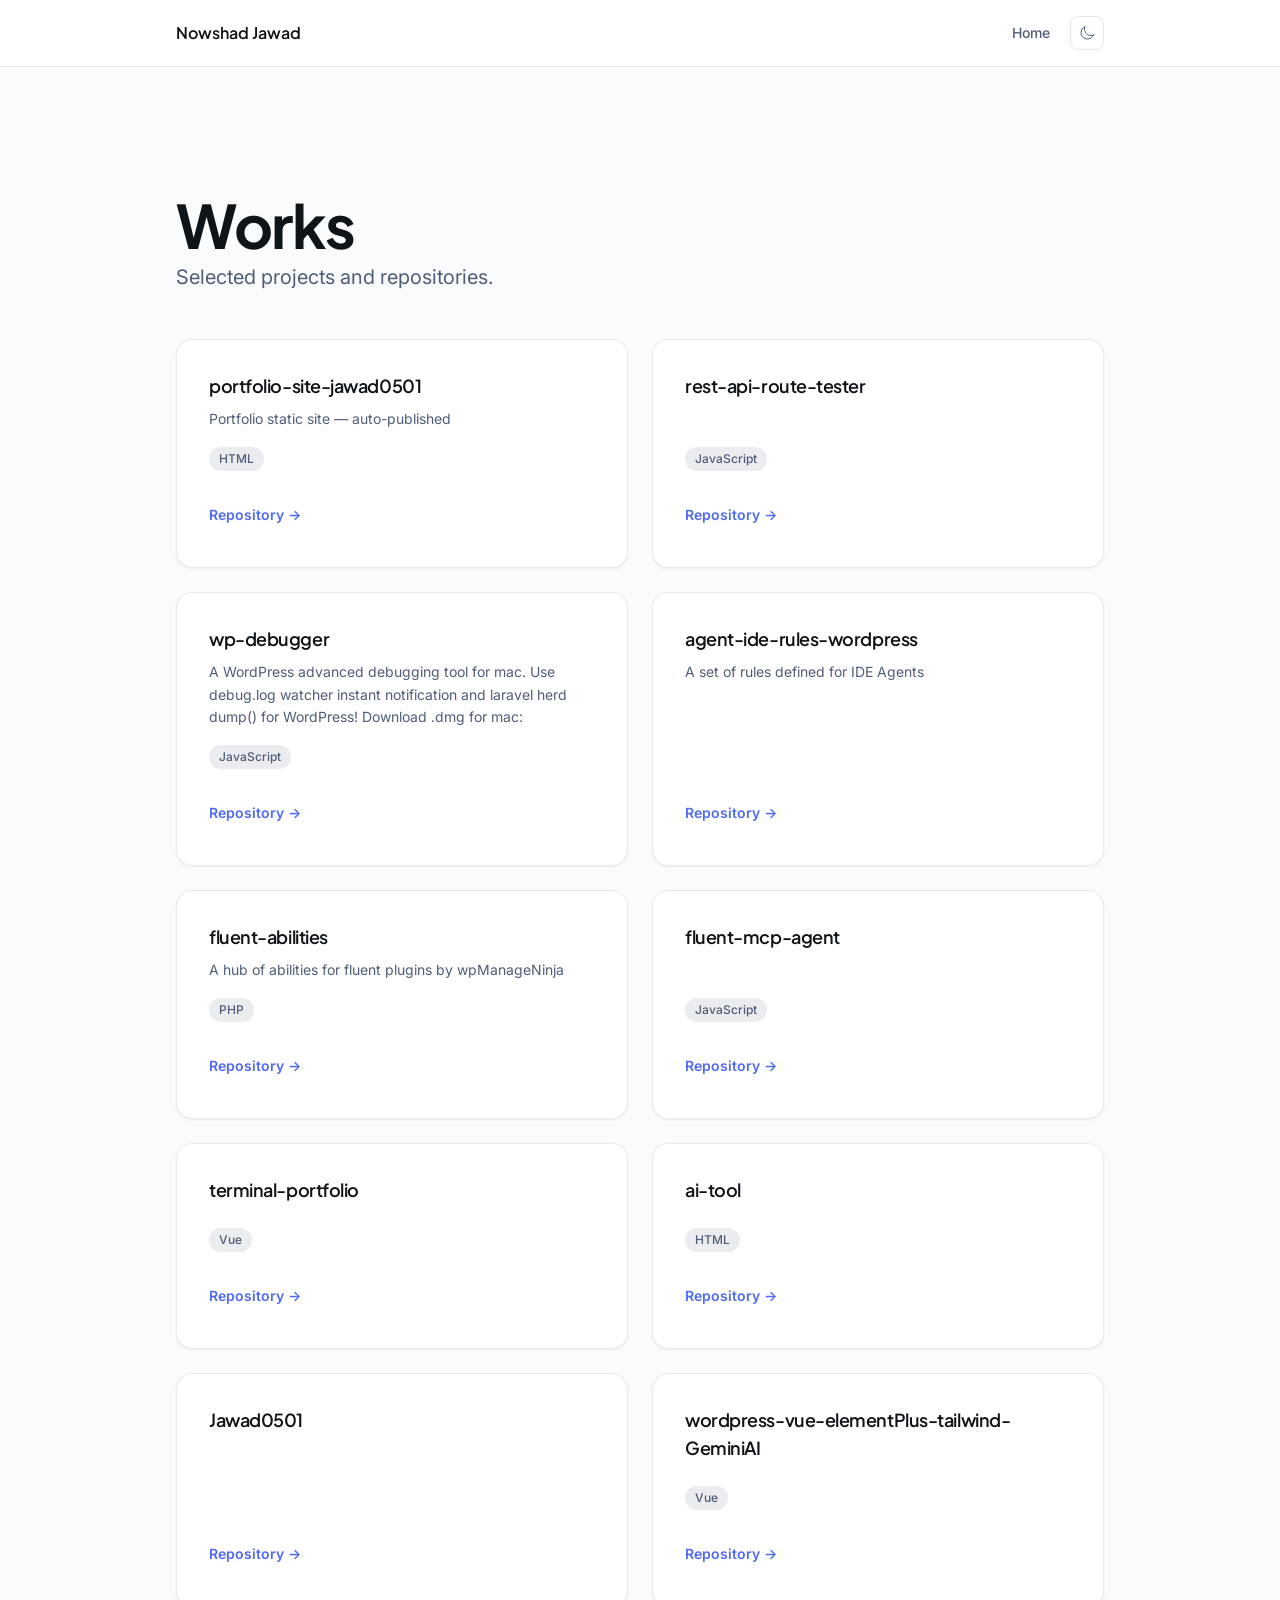
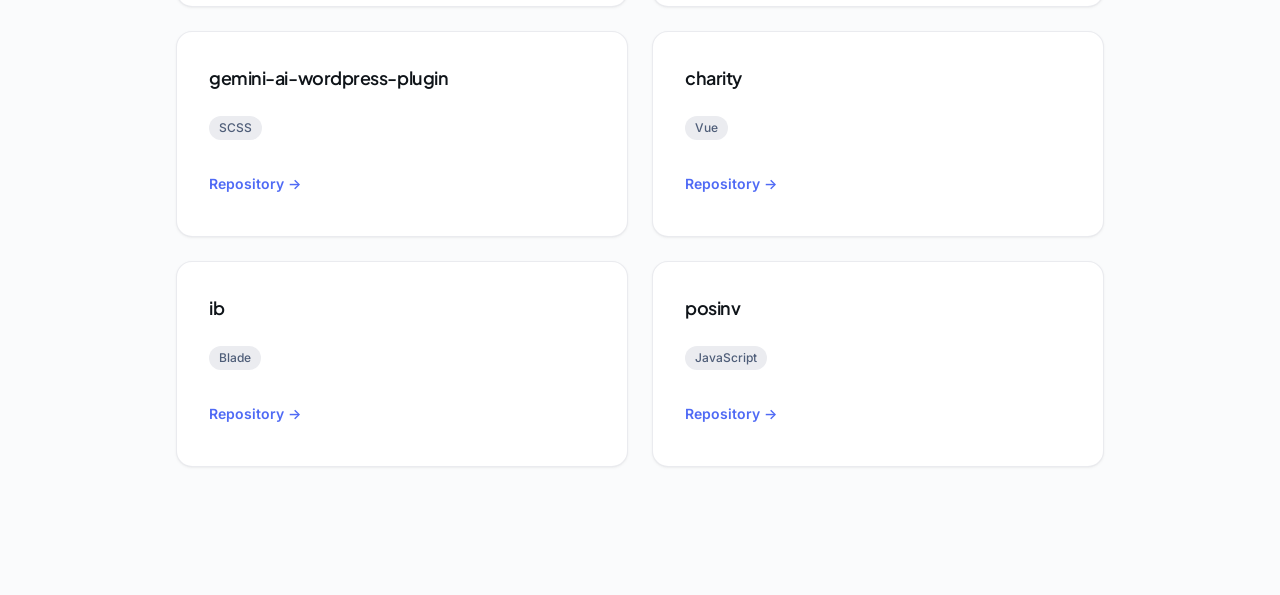
<file: works.html>
<!DOCTYPE html>
<html lang="en" class="h-full">
<head>
    <meta charset="utf-8">
    <meta name="viewport" content="width=device-width, initial-scale=1">
    <title>Works — Nowshad Jawad — Portfolio</title>
    <link rel="preconnect" href="https://fonts.googleapis.com">
    <link rel="preconnect" href="https://fonts.gstatic.com" crossorigin>
    <link href="https://fonts.googleapis.com/css2?family=Inter:wght@400;500;600;700&family=Plus+Jakarta+Sans:wght@600;700;800&display=swap" rel="stylesheet">
        <link rel="stylesheet" href="css/portfolio.css">
    <script src="js/site.js" defer></script>
</head>
<body class="min-h-full bg-background text-text-primary antialiased">
    <header class="sticky top-0 z-50 border-b border-border-light/80 bg-white/90 backdrop-blur dark:border-slate-800 dark:bg-slate-900/90">
        <div class="section-container flex items-center justify-between py-4">
            <a href="index.html" class="font-heading font-semibold text-text-primary dark:text-slate-100">Nowshad Jawad</a>
            <nav class="flex flex-wrap items-center justify-end gap-3 sm:gap-5 text-sm font-medium">
                <a href="index.html" class="text-text-secondary transition-colors hover:text-primary dark:text-slate-400">Home</a>
                                <button type="button" data-theme-toggle class="rounded-lg border border-border-light p-2 text-text-secondary transition-colors hover:border-primary/40 hover:text-primary dark:border-slate-700 dark:text-slate-400" title="Toggle theme">
                    <svg class="w-4 h-4 hidden dark:block" fill="none" viewBox="0 0 24 24" stroke-width="1.5" stroke="currentColor"><path stroke-linecap="round" stroke-linejoin="round" d="M12 3v2.25m6.364.386l-1.591 1.591M21 12h-2.25m-.386 6.364l-1.591-1.591M12 18.75V21m-4.773-4.227l-1.591 1.591M5.25 12H3m4.227-4.773L5.636 5.636M15.75 12a3.75 3.75 0 11-7.5 0 3.75 3.75 0 017.5 0z" /></svg>
                    <svg class="w-4 h-4 block dark:hidden" fill="none" viewBox="0 0 24 24" stroke-width="1.5" stroke="currentColor"><path stroke-linecap="round" stroke-linejoin="round" d="M21.752 15.002A9.718 9.718 0 0118 15.75c-5.385 0-9.75-4.365-9.75-9.75 0-1.33.266-2.597.748-3.752A9.753 9.753 0 003 11.25C3 16.635 7.365 21 12.75 21a9.753 9.753 0 009.002-5.998z" /></svg>
                </button>
            </nav>
        </div>
    </header>

    <main class="section-padding">
        <div class="section-container">
            <h1 class="page-heading">Works</h1>
            <p class="page-subheading mt-2">Selected projects and repositories.</p>

            <div class="mt-12 grid gap-6 sm:grid-cols-2">
                                                                                                    <article class="card card-hover flex flex-col">
                            <h2 class="font-heading text-lg font-semibold text-text-primary dark:text-white">portfolio-site-jawad0501</h2>
                            <p class="mt-2 flex-1 text-sm leading-relaxed text-text-secondary dark:text-slate-400">Portfolio static site — auto-published</p>
                                                            <div class="mt-4 flex flex-wrap gap-1.5">
                                                                            <span class="badge-neutral dark:bg-slate-800">HTML</span>
                                                                    </div>
                                                                                        <a href="https://github.com/Jawad0501/portfolio-site-jawad0501" class="btn-ghost mt-6 justify-start self-start px-0 text-sm font-semibold text-primary hover:bg-transparent dark:text-primary-light" target="_blank" rel="noopener">Repository →</a>
                                                    </article>
                                                                                                        <article class="card card-hover flex flex-col">
                            <h2 class="font-heading text-lg font-semibold text-text-primary dark:text-white">rest-api-route-tester</h2>
                            <p class="mt-2 flex-1 text-sm leading-relaxed text-text-secondary dark:text-slate-400"></p>
                                                            <div class="mt-4 flex flex-wrap gap-1.5">
                                                                            <span class="badge-neutral dark:bg-slate-800">JavaScript</span>
                                                                    </div>
                                                                                        <a href="https://github.com/Jawad0501/rest-api-route-tester" class="btn-ghost mt-6 justify-start self-start px-0 text-sm font-semibold text-primary hover:bg-transparent dark:text-primary-light" target="_blank" rel="noopener">Repository →</a>
                                                    </article>
                                                                                                        <article class="card card-hover flex flex-col">
                            <h2 class="font-heading text-lg font-semibold text-text-primary dark:text-white">wp-debugger</h2>
                            <p class="mt-2 flex-1 text-sm leading-relaxed text-text-secondary dark:text-slate-400">A WordPress advanced debugging tool for mac. Use debug.log watcher instant notification and laravel herd dump() for WordPress! Download .dmg for mac:</p>
                                                            <div class="mt-4 flex flex-wrap gap-1.5">
                                                                            <span class="badge-neutral dark:bg-slate-800">JavaScript</span>
                                                                    </div>
                                                                                        <a href="https://github.com/shamim0902/wp-debugger" class="btn-ghost mt-6 justify-start self-start px-0 text-sm font-semibold text-primary hover:bg-transparent dark:text-primary-light" target="_blank" rel="noopener">Repository →</a>
                                                    </article>
                                                                                                        <article class="card card-hover flex flex-col">
                            <h2 class="font-heading text-lg font-semibold text-text-primary dark:text-white">agent-ide-rules-wordpress</h2>
                            <p class="mt-2 flex-1 text-sm leading-relaxed text-text-secondary dark:text-slate-400">A set of rules defined for IDE Agents</p>
                                                                                        <a href="https://github.com/Jawad0501/agent-ide-rules-wordpress" class="btn-ghost mt-6 justify-start self-start px-0 text-sm font-semibold text-primary hover:bg-transparent dark:text-primary-light" target="_blank" rel="noopener">Repository →</a>
                                                    </article>
                                                                                                        <article class="card card-hover flex flex-col">
                            <h2 class="font-heading text-lg font-semibold text-text-primary dark:text-white">fluent-abilities</h2>
                            <p class="mt-2 flex-1 text-sm leading-relaxed text-text-secondary dark:text-slate-400">A hub of abilities for fluent plugins by wpManageNinja</p>
                                                            <div class="mt-4 flex flex-wrap gap-1.5">
                                                                            <span class="badge-neutral dark:bg-slate-800">PHP</span>
                                                                    </div>
                                                                                        <a href="https://github.com/AkmElias/fluent-abilities" class="btn-ghost mt-6 justify-start self-start px-0 text-sm font-semibold text-primary hover:bg-transparent dark:text-primary-light" target="_blank" rel="noopener">Repository →</a>
                                                    </article>
                                                                                                        <article class="card card-hover flex flex-col">
                            <h2 class="font-heading text-lg font-semibold text-text-primary dark:text-white">fluent-mcp-agent</h2>
                            <p class="mt-2 flex-1 text-sm leading-relaxed text-text-secondary dark:text-slate-400"></p>
                                                            <div class="mt-4 flex flex-wrap gap-1.5">
                                                                            <span class="badge-neutral dark:bg-slate-800">JavaScript</span>
                                                                    </div>
                                                                                        <a href="https://github.com/Jawad0501/fluent-mcp-agent" class="btn-ghost mt-6 justify-start self-start px-0 text-sm font-semibold text-primary hover:bg-transparent dark:text-primary-light" target="_blank" rel="noopener">Repository →</a>
                                                    </article>
                                                                                                        <article class="card card-hover flex flex-col">
                            <h2 class="font-heading text-lg font-semibold text-text-primary dark:text-white">terminal-portfolio</h2>
                            <p class="mt-2 flex-1 text-sm leading-relaxed text-text-secondary dark:text-slate-400"></p>
                                                            <div class="mt-4 flex flex-wrap gap-1.5">
                                                                            <span class="badge-neutral dark:bg-slate-800">Vue</span>
                                                                    </div>
                                                                                        <a href="https://github.com/Jawad0501/terminal-portfolio" class="btn-ghost mt-6 justify-start self-start px-0 text-sm font-semibold text-primary hover:bg-transparent dark:text-primary-light" target="_blank" rel="noopener">Repository →</a>
                                                    </article>
                                                                                                        <article class="card card-hover flex flex-col">
                            <h2 class="font-heading text-lg font-semibold text-text-primary dark:text-white">ai-tool</h2>
                            <p class="mt-2 flex-1 text-sm leading-relaxed text-text-secondary dark:text-slate-400"></p>
                                                            <div class="mt-4 flex flex-wrap gap-1.5">
                                                                            <span class="badge-neutral dark:bg-slate-800">HTML</span>
                                                                    </div>
                                                                                        <a href="https://github.com/Jawad0501/ai-tool" class="btn-ghost mt-6 justify-start self-start px-0 text-sm font-semibold text-primary hover:bg-transparent dark:text-primary-light" target="_blank" rel="noopener">Repository →</a>
                                                    </article>
                                                                                                        <article class="card card-hover flex flex-col">
                            <h2 class="font-heading text-lg font-semibold text-text-primary dark:text-white">Jawad0501</h2>
                            <p class="mt-2 flex-1 text-sm leading-relaxed text-text-secondary dark:text-slate-400"></p>
                                                                                        <a href="https://github.com/Jawad0501/Jawad0501" class="btn-ghost mt-6 justify-start self-start px-0 text-sm font-semibold text-primary hover:bg-transparent dark:text-primary-light" target="_blank" rel="noopener">Repository →</a>
                                                    </article>
                                                                                                        <article class="card card-hover flex flex-col">
                            <h2 class="font-heading text-lg font-semibold text-text-primary dark:text-white">wordpress-vue-elementPlus-tailwind-GeminiAI</h2>
                            <p class="mt-2 flex-1 text-sm leading-relaxed text-text-secondary dark:text-slate-400"></p>
                                                            <div class="mt-4 flex flex-wrap gap-1.5">
                                                                            <span class="badge-neutral dark:bg-slate-800">Vue</span>
                                                                    </div>
                                                                                        <a href="https://github.com/Jawad0501/wordpress-vue-elementPlus-tailwind-GeminiAI" class="btn-ghost mt-6 justify-start self-start px-0 text-sm font-semibold text-primary hover:bg-transparent dark:text-primary-light" target="_blank" rel="noopener">Repository →</a>
                                                    </article>
                                                                                                        <article class="card card-hover flex flex-col">
                            <h2 class="font-heading text-lg font-semibold text-text-primary dark:text-white">gemini-ai-wordpress-plugin</h2>
                            <p class="mt-2 flex-1 text-sm leading-relaxed text-text-secondary dark:text-slate-400"></p>
                                                            <div class="mt-4 flex flex-wrap gap-1.5">
                                                                            <span class="badge-neutral dark:bg-slate-800">SCSS</span>
                                                                    </div>
                                                                                        <a href="https://github.com/Jawad0501/gemini-ai-wordpress-plugin" class="btn-ghost mt-6 justify-start self-start px-0 text-sm font-semibold text-primary hover:bg-transparent dark:text-primary-light" target="_blank" rel="noopener">Repository →</a>
                                                    </article>
                                                                                                        <article class="card card-hover flex flex-col">
                            <h2 class="font-heading text-lg font-semibold text-text-primary dark:text-white">charity</h2>
                            <p class="mt-2 flex-1 text-sm leading-relaxed text-text-secondary dark:text-slate-400"></p>
                                                            <div class="mt-4 flex flex-wrap gap-1.5">
                                                                            <span class="badge-neutral dark:bg-slate-800">Vue</span>
                                                                    </div>
                                                                                        <a href="https://github.com/Jawad0501/charity" class="btn-ghost mt-6 justify-start self-start px-0 text-sm font-semibold text-primary hover:bg-transparent dark:text-primary-light" target="_blank" rel="noopener">Repository →</a>
                                                    </article>
                                                                                                        <article class="card card-hover flex flex-col">
                            <h2 class="font-heading text-lg font-semibold text-text-primary dark:text-white">ib</h2>
                            <p class="mt-2 flex-1 text-sm leading-relaxed text-text-secondary dark:text-slate-400"></p>
                                                            <div class="mt-4 flex flex-wrap gap-1.5">
                                                                            <span class="badge-neutral dark:bg-slate-800">Blade</span>
                                                                    </div>
                                                                                        <a href="https://github.com/Jawad0501/ib" class="btn-ghost mt-6 justify-start self-start px-0 text-sm font-semibold text-primary hover:bg-transparent dark:text-primary-light" target="_blank" rel="noopener">Repository →</a>
                                                    </article>
                                                                                                        <article class="card card-hover flex flex-col">
                            <h2 class="font-heading text-lg font-semibold text-text-primary dark:text-white">posinv</h2>
                            <p class="mt-2 flex-1 text-sm leading-relaxed text-text-secondary dark:text-slate-400"></p>
                                                            <div class="mt-4 flex flex-wrap gap-1.5">
                                                                            <span class="badge-neutral dark:bg-slate-800">JavaScript</span>
                                                                    </div>
                                                                                        <a href="https://github.com/Jawad0501/posinv" class="btn-ghost mt-6 justify-start self-start px-0 text-sm font-semibold text-primary hover:bg-transparent dark:text-primary-light" target="_blank" rel="noopener">Repository →</a>
                                                    </article>
                                                                </div>
        </div>
    </main>
</body>
</html>
</file>
<file: css/portfolio.css>
*,:before,:after{--tw-border-spacing-x: 0;--tw-border-spacing-y: 0;--tw-translate-x: 0;--tw-translate-y: 0;--tw-rotate: 0;--tw-skew-x: 0;--tw-skew-y: 0;--tw-scale-x: 1;--tw-scale-y: 1;--tw-pan-x: ;--tw-pan-y: ;--tw-pinch-zoom: ;--tw-scroll-snap-strictness: proximity;--tw-gradient-from-position: ;--tw-gradient-via-position: ;--tw-gradient-to-position: ;--tw-ordinal: ;--tw-slashed-zero: ;--tw-numeric-figure: ;--tw-numeric-spacing: ;--tw-numeric-fraction: ;--tw-ring-inset: ;--tw-ring-offset-width: 0px;--tw-ring-offset-color: #fff;--tw-ring-color: rgb(59 130 246 / .5);--tw-ring-offset-shadow: 0 0 #0000;--tw-ring-shadow: 0 0 #0000;--tw-shadow: 0 0 #0000;--tw-shadow-colored: 0 0 #0000;--tw-blur: ;--tw-brightness: ;--tw-contrast: ;--tw-grayscale: ;--tw-hue-rotate: ;--tw-invert: ;--tw-saturate: ;--tw-sepia: ;--tw-drop-shadow: ;--tw-backdrop-blur: ;--tw-backdrop-brightness: ;--tw-backdrop-contrast: ;--tw-backdrop-grayscale: ;--tw-backdrop-hue-rotate: ;--tw-backdrop-invert: ;--tw-backdrop-opacity: ;--tw-backdrop-saturate: ;--tw-backdrop-sepia: ;--tw-contain-size: ;--tw-contain-layout: ;--tw-contain-paint: ;--tw-contain-style: }::backdrop{--tw-border-spacing-x: 0;--tw-border-spacing-y: 0;--tw-translate-x: 0;--tw-translate-y: 0;--tw-rotate: 0;--tw-skew-x: 0;--tw-skew-y: 0;--tw-scale-x: 1;--tw-scale-y: 1;--tw-pan-x: ;--tw-pan-y: ;--tw-pinch-zoom: ;--tw-scroll-snap-strictness: proximity;--tw-gradient-from-position: ;--tw-gradient-via-position: ;--tw-gradient-to-position: ;--tw-ordinal: ;--tw-slashed-zero: ;--tw-numeric-figure: ;--tw-numeric-spacing: ;--tw-numeric-fraction: ;--tw-ring-inset: ;--tw-ring-offset-width: 0px;--tw-ring-offset-color: #fff;--tw-ring-color: rgb(59 130 246 / .5);--tw-ring-offset-shadow: 0 0 #0000;--tw-ring-shadow: 0 0 #0000;--tw-shadow: 0 0 #0000;--tw-shadow-colored: 0 0 #0000;--tw-blur: ;--tw-brightness: ;--tw-contrast: ;--tw-grayscale: ;--tw-hue-rotate: ;--tw-invert: ;--tw-saturate: ;--tw-sepia: ;--tw-drop-shadow: ;--tw-backdrop-blur: ;--tw-backdrop-brightness: ;--tw-backdrop-contrast: ;--tw-backdrop-grayscale: ;--tw-backdrop-hue-rotate: ;--tw-backdrop-invert: ;--tw-backdrop-opacity: ;--tw-backdrop-saturate: ;--tw-backdrop-sepia: ;--tw-contain-size: ;--tw-contain-layout: ;--tw-contain-paint: ;--tw-contain-style: }*,:before,:after{box-sizing:border-box;border-width:0;border-style:solid;border-color:#e5e7eb}:before,:after{--tw-content: ""}html,:host{line-height:1.5;-webkit-text-size-adjust:100%;-moz-tab-size:4;-o-tab-size:4;tab-size:4;font-family:Inter,system-ui,ui-sans-serif,system-ui,sans-serif,"Apple Color Emoji","Segoe UI Emoji",Segoe UI Symbol,"Noto Color Emoji";font-feature-settings:normal;font-variation-settings:normal;-webkit-tap-highlight-color:transparent}body{margin:0;line-height:inherit}hr{height:0;color:inherit;border-top-width:1px}abbr:where([title]){-webkit-text-decoration:underline dotted;text-decoration:underline dotted}h1,h2,h3,h4,h5,h6{font-size:inherit;font-weight:inherit}a{color:inherit;text-decoration:inherit}b,strong{font-weight:bolder}code,kbd,samp,pre{font-family:ui-monospace,SFMono-Regular,Menlo,Consolas,monospace;font-feature-settings:normal;font-variation-settings:normal;font-size:1em}small{font-size:80%}sub,sup{font-size:75%;line-height:0;position:relative;vertical-align:baseline}sub{bottom:-.25em}sup{top:-.5em}table{text-indent:0;border-color:inherit;border-collapse:collapse}button,input,optgroup,select,textarea{font-family:inherit;font-feature-settings:inherit;font-variation-settings:inherit;font-size:100%;font-weight:inherit;line-height:inherit;letter-spacing:inherit;color:inherit;margin:0;padding:0}button,select{text-transform:none}button,input:where([type=button]),input:where([type=reset]),input:where([type=submit]){-webkit-appearance:button;background-color:transparent;background-image:none}:-moz-focusring{outline:auto}:-moz-ui-invalid{box-shadow:none}progress{vertical-align:baseline}::-webkit-inner-spin-button,::-webkit-outer-spin-button{height:auto}[type=search]{-webkit-appearance:textfield;outline-offset:-2px}::-webkit-search-decoration{-webkit-appearance:none}::-webkit-file-upload-button{-webkit-appearance:button;font:inherit}summary{display:list-item}blockquote,dl,dd,h1,h2,h3,h4,h5,h6,hr,figure,p,pre{margin:0}fieldset{margin:0;padding:0}legend{padding:0}ol,ul,menu{list-style:none;margin:0;padding:0}dialog{padding:0}textarea{resize:vertical}input::-moz-placeholder,textarea::-moz-placeholder{opacity:1;color:#9ca3af}input::placeholder,textarea::placeholder{opacity:1;color:#9ca3af}button,[role=button]{cursor:pointer}:disabled{cursor:default}img,svg,video,canvas,audio,iframe,embed,object{display:block;vertical-align:middle}img,video{max-width:100%;height:auto}[hidden]:where(:not([hidden=until-found])){display:none}:root{--bg-primary: #fafbfc;--bg-secondary: #f4f5f7;--bg-tertiary: #ebecf0;--text-primary: #0f1419;--text-secondary: #4e5d78;--text-muted: #6b7280;--accent-primary: #4f6af5;--accent-hover: #3d56e0;--accent-light: #eef1fe;--border-light: #e5e7eb;--border-medium: #d1d5db}.dark{--bg-primary: #09090f;--bg-secondary: #111827;--bg-tertiary: #1f2937;--text-primary: #f1f5f9;--text-secondary: #94a3b8;--text-muted: #64748b;--accent-primary: #6b84f7;--accent-hover: #4f6af5;--accent-light: #1e2a5e;--border-light: #1e293b;--border-medium: #334155}html{scroll-behavior:smooth;margin:0;padding:0;width:100%}body{margin:0;padding:0;width:100%;max-width:100vw;min-height:100vh;min-height:100dvh;overflow-x:hidden;padding-left:env(safe-area-inset-left,0px);padding-right:env(safe-area-inset-right,0px);padding-bottom:env(safe-area-inset-bottom,0px);--tw-bg-opacity: 1;background-color:rgb(250 251 252 / var(--tw-bg-opacity, 1));font-family:Inter,system-ui,ui-sans-serif,system-ui,sans-serif,"Apple Color Emoji","Segoe UI Emoji",Segoe UI Symbol,"Noto Color Emoji";--tw-text-opacity: 1;color:rgb(15 20 25 / var(--tw-text-opacity, 1));-webkit-font-smoothing:antialiased;-moz-osx-font-smoothing:grayscale;line-height:1.65}.dark body{background-color:var(--bg-primary);color:var(--text-primary)}h1,h2,h3,h4,h5,h6{font-family:Plus Jakarta Sans,system-ui,ui-sans-serif,system-ui,sans-serif,"Apple Color Emoji","Segoe UI Emoji",Segoe UI Symbol,"Noto Color Emoji";font-weight:700;letter-spacing:-.025em;line-height:1.25}.container{width:100%}@media(min-width:640px){.container{max-width:640px}}@media(min-width:768px){.container{max-width:768px}}@media(min-width:1024px){.container{max-width:1024px}}@media(min-width:1280px){.container{max-width:1280px}}@media(min-width:1536px){.container{max-width:1536px}}.section-container{margin-left:auto;margin-right:auto;box-sizing:border-box;width:100%;max-width:64rem;padding-left:1.25rem;padding-right:1.25rem}@media(min-width:640px){.section-container{padding-left:1.5rem;padding-right:1.5rem}}@media(min-width:768px){.section-container{padding-left:2rem;padding-right:2rem}}@media(min-width:1024px){.section-container{padding-left:3rem;padding-right:3rem}}.hero-section{position:relative;--tw-bg-opacity: 1;background-color:rgb(250 251 252 / var(--tw-bg-opacity, 1));min-height:50vh}.dark .hero-section{background-color:var(--bg-primary)}.drop-shadow-lg{filter:drop-shadow(0 10px 8px rgb(0 0 0 / .3))}.section-padding{padding-top:5rem;padding-bottom:5rem}@media(min-width:768px){.section-padding{padding-top:7rem;padding-bottom:7rem}}@media(min-width:1024px){.section-padding{padding-top:8rem;padding-bottom:8rem}}.btn-primary{display:inline-flex;align-items:center;justify-content:center;gap:.5rem;border-radius:.75rem;--tw-bg-opacity: 1;background-color:rgb(79 106 245 / var(--tw-bg-opacity, 1));padding:.875rem 1.5rem;font-weight:600;--tw-text-opacity: 1;color:rgb(255 255 255 / var(--tw-text-opacity, 1));--tw-shadow: 0 4px 14px 0 rgb(79 106 245 / .4);--tw-shadow-colored: 0 4px 14px 0 var(--tw-shadow-color);box-shadow:var(--tw-ring-offset-shadow, 0 0 #0000),var(--tw-ring-shadow, 0 0 #0000),var(--tw-shadow);transition-property:all;transition-timing-function:cubic-bezier(.4,0,.2,1);transition-duration:.2s}.btn-primary:hover{--tw-translate-y: -.125rem;transform:translate(var(--tw-translate-x),var(--tw-translate-y)) rotate(var(--tw-rotate)) skew(var(--tw-skew-x)) skewY(var(--tw-skew-y)) scaleX(var(--tw-scale-x)) scaleY(var(--tw-scale-y));--tw-bg-opacity: 1;background-color:rgb(61 86 224 / var(--tw-bg-opacity, 1));--tw-shadow: 0 10px 15px -3px rgb(0 0 0 / .1), 0 4px 6px -4px rgb(0 0 0 / .1);--tw-shadow-colored: 0 10px 15px -3px var(--tw-shadow-color), 0 4px 6px -4px var(--tw-shadow-color);box-shadow:var(--tw-ring-offset-shadow, 0 0 #0000),var(--tw-ring-shadow, 0 0 #0000),var(--tw-shadow)}.btn-primary:focus{outline:2px solid transparent;outline-offset:2px;--tw-ring-offset-shadow: var(--tw-ring-inset) 0 0 0 var(--tw-ring-offset-width) var(--tw-ring-offset-color);--tw-ring-shadow: var(--tw-ring-inset) 0 0 0 calc(2px + var(--tw-ring-offset-width)) var(--tw-ring-color);box-shadow:var(--tw-ring-offset-shadow),var(--tw-ring-shadow),var(--tw-shadow, 0 0 #0000);--tw-ring-opacity: 1;--tw-ring-color: rgb(79 106 245 / var(--tw-ring-opacity, 1));--tw-ring-offset-width: 2px}.btn-sm{display:inline-flex;align-items:center;justify-content:center;gap:.375rem;border-radius:.5rem;--tw-bg-opacity: 1;background-color:rgb(79 106 245 / var(--tw-bg-opacity, 1));padding:.5rem 1rem;font-size:.875rem;line-height:1.25rem;font-weight:600;--tw-text-opacity: 1;color:rgb(255 255 255 / var(--tw-text-opacity, 1));transition-property:all;transition-timing-function:cubic-bezier(.4,0,.2,1);transition-duration:.2s}.btn-sm:hover{--tw-translate-y: -.125rem;transform:translate(var(--tw-translate-x),var(--tw-translate-y)) rotate(var(--tw-rotate)) skew(var(--tw-skew-x)) skewY(var(--tw-skew-y)) scaleX(var(--tw-scale-x)) scaleY(var(--tw-scale-y));--tw-bg-opacity: 1;background-color:rgb(61 86 224 / var(--tw-bg-opacity, 1))}.btn-sm:focus{outline:2px solid transparent;outline-offset:2px;--tw-ring-offset-shadow: var(--tw-ring-inset) 0 0 0 var(--tw-ring-offset-width) var(--tw-ring-offset-color);--tw-ring-shadow: var(--tw-ring-inset) 0 0 0 calc(2px + var(--tw-ring-offset-width)) var(--tw-ring-color);box-shadow:var(--tw-ring-offset-shadow),var(--tw-ring-shadow),var(--tw-shadow, 0 0 #0000);--tw-ring-opacity: 1;--tw-ring-color: rgb(79 106 245 / var(--tw-ring-opacity, 1));--tw-ring-offset-width: 2px}.btn-ghost{display:inline-flex;align-items:center;justify-content:center;gap:.5rem;border-radius:.75rem;padding:.625rem 1rem;--tw-text-opacity: 1;color:rgb(78 93 120 / var(--tw-text-opacity, 1));transition-property:all;transition-timing-function:cubic-bezier(.4,0,.2,1);transition-duration:.2s}.btn-ghost:hover{--tw-bg-opacity: 1;background-color:rgb(244 245 247 / var(--tw-bg-opacity, 1));--tw-text-opacity: 1;color:rgb(15 20 25 / var(--tw-text-opacity, 1))}.btn-ghost:focus{outline:2px solid transparent;outline-offset:2px;--tw-ring-offset-shadow: var(--tw-ring-inset) 0 0 0 var(--tw-ring-offset-width) var(--tw-ring-offset-color);--tw-ring-shadow: var(--tw-ring-inset) 0 0 0 calc(2px + var(--tw-ring-offset-width)) var(--tw-ring-color);box-shadow:var(--tw-ring-offset-shadow),var(--tw-ring-shadow),var(--tw-shadow, 0 0 #0000);--tw-ring-color: rgb(79 106 245 / .3);--tw-ring-offset-width: 1px}.btn-ghost:hover:is(.dark *){--tw-bg-opacity: 1;background-color:rgb(30 41 59 / var(--tw-bg-opacity, 1));--tw-text-opacity: 1;color:rgb(226 232 240 / var(--tw-text-opacity, 1))}.card{border-radius:1rem;border-width:1px;border-color:#e5e7ebcc;--tw-bg-opacity: 1;background-color:rgb(255 255 255 / var(--tw-bg-opacity, 1));padding:1.5rem;--tw-shadow: 0 1px 3px 0 rgb(0 0 0 / .05), 0 1px 2px -1px rgb(0 0 0 / .05);--tw-shadow-colored: 0 1px 3px 0 var(--tw-shadow-color), 0 1px 2px -1px var(--tw-shadow-color);box-shadow:var(--tw-ring-offset-shadow, 0 0 #0000),var(--tw-ring-shadow, 0 0 #0000),var(--tw-shadow);transition-property:all;transition-timing-function:cubic-bezier(.4,0,.2,1);transition-duration:.3s}.card:is(.dark *){--tw-border-opacity: 1;border-color:rgb(30 41 59 / var(--tw-border-opacity, 1));--tw-bg-opacity: 1;background-color:rgb(15 23 42 / var(--tw-bg-opacity, 1))}@media(min-width:768px){.card{padding:2rem}}.card-hover:hover{--tw-translate-y: -.25rem;transform:translate(var(--tw-translate-x),var(--tw-translate-y)) rotate(var(--tw-rotate)) skew(var(--tw-skew-x)) skewY(var(--tw-skew-y)) scaleX(var(--tw-scale-x)) scaleY(var(--tw-scale-y));border-color:#4f6af533;--tw-shadow: 0 10px 40px -10px rgb(79 106 245 / .2), 0 4px 15px -3px rgb(0 0 0 / .08);--tw-shadow-colored: 0 10px 40px -10px var(--tw-shadow-color), 0 4px 15px -3px var(--tw-shadow-color);box-shadow:var(--tw-ring-offset-shadow, 0 0 #0000),var(--tw-ring-shadow, 0 0 #0000),var(--tw-shadow)}.gradient-text{background-image:linear-gradient(to right,var(--tw-gradient-stops));--tw-gradient-from: #4F6AF5 var(--tw-gradient-from-position);--tw-gradient-to: rgb(79 106 245 / 0) var(--tw-gradient-to-position);--tw-gradient-stops: var(--tw-gradient-from), var(--tw-gradient-to);--tw-gradient-to: #2D3BB8 var(--tw-gradient-to-position);-webkit-background-clip:text;background-clip:text;color:transparent}.page-heading{font-family:Plus Jakarta Sans,system-ui,ui-sans-serif,system-ui,sans-serif,"Apple Color Emoji","Segoe UI Emoji",Segoe UI Symbol,"Noto Color Emoji";font-size:2.25rem;line-height:2.5rem;font-weight:700;letter-spacing:-.025em;--tw-text-opacity: 1;color:rgb(15 20 25 / var(--tw-text-opacity, 1))}.page-heading:is(.dark *){--tw-text-opacity: 1;color:rgb(248 250 252 / var(--tw-text-opacity, 1))}@media(min-width:768px){.page-heading{font-size:3rem;line-height:1}}@media(min-width:1024px){.page-heading{font-size:3.75rem;line-height:1}}.page-subheading{margin-top:1rem;max-width:42rem;font-size:1.125rem;line-height:1.75rem;--tw-text-opacity: 1;color:rgb(78 93 120 / var(--tw-text-opacity, 1))}.page-subheading:is(.dark *){--tw-text-opacity: 1;color:rgb(148 163 184 / var(--tw-text-opacity, 1))}@media(min-width:768px){.page-subheading{font-size:1.25rem;line-height:1.75rem}}.mono-label{font-family:ui-monospace,SFMono-Regular,Menlo,Consolas,monospace;font-size:.75rem;line-height:1rem;letter-spacing:-.025em;--tw-text-opacity: 1;color:rgb(107 114 128 / var(--tw-text-opacity, 1))}.mono-label:is(.dark *){--tw-text-opacity: 1;color:rgb(100 116 139 / var(--tw-text-opacity, 1))}.badge{display:inline-flex;align-items:center;gap:.25rem;border-radius:9999px;padding:.25rem .625rem;font-size:.75rem;line-height:1rem;font-weight:500}.badge-primary{display:inline-flex;align-items:center;gap:.25rem;border-radius:9999px;--tw-bg-opacity: 1;background-color:rgb(238 241 254 / var(--tw-bg-opacity, 1));padding:.25rem .625rem;font-size:.75rem;line-height:1rem;font-weight:500;--tw-text-opacity: 1;color:rgb(79 106 245 / var(--tw-text-opacity, 1))}.badge-primary:is(.dark *){background-color:#4f6af533;--tw-text-opacity: 1;color:rgb(238 241 254 / var(--tw-text-opacity, 1))}.badge-neutral{display:inline-flex;align-items:center;gap:.25rem;border-radius:9999px;--tw-bg-opacity: 1;background-color:rgb(235 236 240 / var(--tw-bg-opacity, 1));padding:.25rem .625rem;font-size:.75rem;line-height:1rem;font-weight:500;--tw-text-opacity: 1;color:rgb(78 93 120 / var(--tw-text-opacity, 1))}.badge-neutral:is(.dark *){--tw-bg-opacity: 1;background-color:rgb(30 41 59 / var(--tw-bg-opacity, 1));--tw-text-opacity: 1;color:rgb(148 163 184 / var(--tw-text-opacity, 1))}.section-dim{--tw-bg-opacity: 1;background-color:rgb(244 245 247 / var(--tw-bg-opacity, 1))}.section-dim:is(.dark *){background-color:#020617cc}.stat-card{border-radius:1rem;border-width:1px;border-color:#e5e7ebcc;--tw-bg-opacity: 1;background-color:rgb(255 255 255 / var(--tw-bg-opacity, 1));padding:1rem;--tw-shadow: 0 1px 3px 0 rgb(0 0 0 / .05), 0 1px 2px -1px rgb(0 0 0 / .05);--tw-shadow-colored: 0 1px 3px 0 var(--tw-shadow-color), 0 1px 2px -1px var(--tw-shadow-color);box-shadow:var(--tw-ring-offset-shadow, 0 0 #0000),var(--tw-ring-shadow, 0 0 #0000),var(--tw-shadow)}.stat-card:is(.dark *){--tw-border-opacity: 1;border-color:rgb(30 41 59 / var(--tw-border-opacity, 1));--tw-bg-opacity: 1;background-color:rgb(15 23 42 / var(--tw-bg-opacity, 1))}@media(min-width:768px){.stat-card{padding:1.25rem}}.stat-label{font-size:.75rem;line-height:1rem;font-weight:600;text-transform:uppercase;letter-spacing:.05em;--tw-text-opacity: 1;color:rgb(107 114 128 / var(--tw-text-opacity, 1))}.stat-label:is(.dark *){--tw-text-opacity: 1;color:rgb(148 163 184 / var(--tw-text-opacity, 1))}.stat-value{margin-top:.375rem;font-family:Plus Jakarta Sans,system-ui,ui-sans-serif,system-ui,sans-serif,"Apple Color Emoji","Segoe UI Emoji",Segoe UI Symbol,"Noto Color Emoji";font-size:1.5rem;line-height:2rem;font-weight:700;--tw-numeric-spacing: tabular-nums;font-variant-numeric:var(--tw-ordinal) var(--tw-slashed-zero) var(--tw-numeric-figure) var(--tw-numeric-spacing) var(--tw-numeric-fraction);--tw-text-opacity: 1;color:rgb(15 20 25 / var(--tw-text-opacity, 1))}.stat-value:is(.dark *){--tw-text-opacity: 1;color:rgb(255 255 255 / var(--tw-text-opacity, 1))}@media(min-width:768px){.stat-value{font-size:1.875rem;line-height:2.25rem}}.heatmap-cell{height:1rem;width:1rem;border-radius:.375rem;border-width:1px;border-color:#0000000d}.heatmap-cell:is(.dark *){border-color:#ffffff0d}.lang-bar{height:100%;border-radius:9999px;background-color:#4f6af5cc;transition-property:all;transition-timing-function:cubic-bezier(.4,0,.2,1);transition-duration:.7s}.repo-card{display:flex;flex-direction:column;gap:.5rem;border-radius:.75rem;border-width:1px;--tw-border-opacity: 1;border-color:rgb(229 231 235 / var(--tw-border-opacity, 1));--tw-bg-opacity: 1;background-color:rgb(255 255 255 / var(--tw-bg-opacity, 1));padding:1rem;transition-property:all;transition-timing-function:cubic-bezier(.4,0,.2,1);transition-duration:.2s}.repo-card:hover{--tw-translate-y: -.125rem;transform:translate(var(--tw-translate-x),var(--tw-translate-y)) rotate(var(--tw-rotate)) skew(var(--tw-skew-x)) skewY(var(--tw-skew-y)) scaleX(var(--tw-scale-x)) scaleY(var(--tw-scale-y));border-color:#4f6af54d;--tw-shadow: 0 10px 40px -10px rgb(79 106 245 / .2), 0 4px 15px -3px rgb(0 0 0 / .08);--tw-shadow-colored: 0 10px 40px -10px var(--tw-shadow-color), 0 4px 15px -3px var(--tw-shadow-color);box-shadow:var(--tw-ring-offset-shadow, 0 0 #0000),var(--tw-ring-shadow, 0 0 #0000),var(--tw-shadow)}.repo-card:is(.dark *){--tw-border-opacity: 1;border-color:rgb(30 41 59 / var(--tw-border-opacity, 1));--tw-bg-opacity: 1;background-color:rgb(15 23 42 / var(--tw-bg-opacity, 1))}.milestone-badge{display:inline-flex;align-items:center;gap:.5rem;border-radius:.75rem;border-width:1px;--tw-border-opacity: 1;border-color:rgb(167 243 208 / var(--tw-border-opacity, 1));--tw-bg-opacity: 1;background-color:rgb(236 253 245 / var(--tw-bg-opacity, 1));padding:.5rem .875rem}.milestone-badge:is(.dark *){border-color:#10b98133;background-color:#10b9810d}.drag-item{display:flex;-webkit-user-select:none;-moz-user-select:none;user-select:none;align-items:center;gap:.75rem;border-radius:.75rem;border-width:1px;--tw-border-opacity: 1;border-color:rgb(226 232 240 / var(--tw-border-opacity, 1));--tw-bg-opacity: 1;background-color:rgb(255 255 255 / var(--tw-bg-opacity, 1));padding:.75rem;transition-property:all;transition-timing-function:cubic-bezier(.4,0,.2,1);transition-duration:.15s}.drag-item:is(.dark *){--tw-border-opacity: 1;border-color:rgb(30 41 59 / var(--tw-border-opacity, 1));--tw-bg-opacity: 1;background-color:rgb(15 23 42 / var(--tw-bg-opacity, 1))}.drag-item.drag-over{border-color:#4f6af580;background-color:#eef1fe4d}.drag-item.drag-over:is(.dark *){background-color:#4f6af51a}.drag-item.drag-active{--tw-scale-x: .98;--tw-scale-y: .98;transform:translate(var(--tw-translate-x),var(--tw-translate-y)) rotate(var(--tw-rotate)) skew(var(--tw-skew-x)) skewY(var(--tw-skew-y)) scaleX(var(--tw-scale-x)) scaleY(var(--tw-scale-y));opacity:.5}.drag-handle{display:flex;height:1.5rem;width:1.5rem;flex-shrink:0;cursor:grab;align-items:center;justify-content:center;border-radius:.375rem;--tw-text-opacity: 1;color:rgb(148 163 184 / var(--tw-text-opacity, 1));transition-property:color,background-color,border-color,text-decoration-color,fill,stroke;transition-timing-function:cubic-bezier(.4,0,.2,1);transition-duration:.15s}.drag-handle:hover{--tw-bg-opacity: 1;background-color:rgb(241 245 249 / var(--tw-bg-opacity, 1));--tw-text-opacity: 1;color:rgb(71 85 105 / var(--tw-text-opacity, 1))}.drag-handle:active{cursor:grabbing}.drag-handle:is(.dark *){--tw-text-opacity: 1;color:rgb(100 116 139 / var(--tw-text-opacity, 1))}.drag-handle:hover:is(.dark *){--tw-bg-opacity: 1;background-color:rgb(30 41 59 / var(--tw-bg-opacity, 1));--tw-text-opacity: 1;color:rgb(203 213 225 / var(--tw-text-opacity, 1))}.blog-card{display:block;border-radius:1rem;border-width:1px;border-color:#e5e7ebcc;--tw-bg-opacity: 1;background-color:rgb(255 255 255 / var(--tw-bg-opacity, 1));padding:1rem;--tw-shadow: 0 1px 3px 0 rgb(0 0 0 / .05), 0 1px 2px -1px rgb(0 0 0 / .05);--tw-shadow-colored: 0 1px 3px 0 var(--tw-shadow-color), 0 1px 2px -1px var(--tw-shadow-color);box-shadow:var(--tw-ring-offset-shadow, 0 0 #0000),var(--tw-ring-shadow, 0 0 #0000),var(--tw-shadow);transition-property:all;transition-timing-function:cubic-bezier(.4,0,.2,1);transition-duration:.3s}.blog-card:hover{--tw-translate-y: -.25rem;transform:translate(var(--tw-translate-x),var(--tw-translate-y)) rotate(var(--tw-rotate)) skew(var(--tw-skew-x)) skewY(var(--tw-skew-y)) scaleX(var(--tw-scale-x)) scaleY(var(--tw-scale-y));--tw-shadow: 0 10px 40px -10px rgb(79 106 245 / .2), 0 4px 15px -3px rgb(0 0 0 / .08);--tw-shadow-colored: 0 10px 40px -10px var(--tw-shadow-color), 0 4px 15px -3px var(--tw-shadow-color);box-shadow:var(--tw-ring-offset-shadow, 0 0 #0000),var(--tw-ring-shadow, 0 0 #0000),var(--tw-shadow)}.blog-card:is(.dark *){--tw-border-opacity: 1;border-color:rgb(30 41 59 / var(--tw-border-opacity, 1));--tw-bg-opacity: 1;background-color:rgb(15 23 42 / var(--tw-bg-opacity, 1))}.site-card{display:block;border-radius:1rem;border-width:1px;border-color:#e5e7ebcc;--tw-bg-opacity: 1;background-color:rgb(255 255 255 / var(--tw-bg-opacity, 1));padding:1.25rem;--tw-shadow: 0 1px 3px 0 rgb(0 0 0 / .05), 0 1px 2px -1px rgb(0 0 0 / .05);--tw-shadow-colored: 0 1px 3px 0 var(--tw-shadow-color), 0 1px 2px -1px var(--tw-shadow-color);box-shadow:var(--tw-ring-offset-shadow, 0 0 #0000),var(--tw-ring-shadow, 0 0 #0000),var(--tw-shadow);transition-property:all;transition-timing-function:cubic-bezier(.4,0,.2,1);transition-duration:.3s}.site-card:hover{--tw-translate-y: -.25rem;transform:translate(var(--tw-translate-x),var(--tw-translate-y)) rotate(var(--tw-rotate)) skew(var(--tw-skew-x)) skewY(var(--tw-skew-y)) scaleX(var(--tw-scale-x)) scaleY(var(--tw-scale-y));--tw-shadow: 0 10px 40px -10px rgb(79 106 245 / .2), 0 4px 15px -3px rgb(0 0 0 / .08);--tw-shadow-colored: 0 10px 40px -10px var(--tw-shadow-color), 0 4px 15px -3px var(--tw-shadow-color);box-shadow:var(--tw-ring-offset-shadow, 0 0 #0000),var(--tw-ring-shadow, 0 0 #0000),var(--tw-shadow)}.site-card:is(.dark *){--tw-border-opacity: 1;border-color:rgb(30 41 59 / var(--tw-border-opacity, 1));--tw-bg-opacity: 1;background-color:rgb(15 23 42 / var(--tw-bg-opacity, 1))}@media(min-width:768px){.site-card{padding:1.5rem}}.site-card-featured{border-color:#4f6af533;--tw-ring-offset-shadow: var(--tw-ring-inset) 0 0 0 var(--tw-ring-offset-width) var(--tw-ring-offset-color);--tw-ring-shadow: var(--tw-ring-inset) 0 0 0 calc(1px + var(--tw-ring-offset-width)) var(--tw-ring-color);box-shadow:var(--tw-ring-offset-shadow),var(--tw-ring-shadow),var(--tw-shadow, 0 0 #0000);--tw-ring-color: rgb(79 106 245 / .1)}.site-card-featured:is(.dark *){border-color:#4f6af54d}.coffee-btn{border-radius:.75rem;border-width:2px;--tw-border-opacity: 1;border-color:rgb(229 231 235 / var(--tw-border-opacity, 1));--tw-bg-opacity: 1;background-color:rgb(255 255 255 / var(--tw-bg-opacity, 1));padding:.75rem 1.5rem;font-size:.875rem;line-height:1.25rem;font-weight:600;--tw-text-opacity: 1;color:rgb(78 93 120 / var(--tw-text-opacity, 1));transition-property:all;transition-timing-function:cubic-bezier(.4,0,.2,1);transition-duration:.2s}.coffee-btn:hover{border-color:#4f6af566;background-color:#eef1fe4d;--tw-text-opacity: 1;color:rgb(79 106 245 / var(--tw-text-opacity, 1))}.coffee-btn:is(.dark *){--tw-border-opacity: 1;border-color:rgb(51 65 85 / var(--tw-border-opacity, 1));--tw-bg-opacity: 1;background-color:rgb(15 23 42 / var(--tw-bg-opacity, 1));--tw-text-opacity: 1;color:rgb(203 213 225 / var(--tw-text-opacity, 1))}.coffee-btn:hover:is(.dark *){background-color:#4f6af51a;--tw-text-opacity: 1;color:rgb(238 241 254 / var(--tw-text-opacity, 1))}.coffee-btn-active{--tw-border-opacity: 1;border-color:rgb(79 106 245 / var(--tw-border-opacity, 1));--tw-bg-opacity: 1;background-color:rgb(238 241 254 / var(--tw-bg-opacity, 1));--tw-text-opacity: 1;color:rgb(79 106 245 / var(--tw-text-opacity, 1));--tw-shadow: 0 2px 15px -3px rgb(79 106 245 / .08), 0 10px 20px -2px rgb(79 106 245 / .04);--tw-shadow-colored: 0 2px 15px -3px var(--tw-shadow-color), 0 10px 20px -2px var(--tw-shadow-color);box-shadow:var(--tw-ring-offset-shadow, 0 0 #0000),var(--tw-ring-shadow, 0 0 #0000),var(--tw-shadow)}.coffee-btn-active:is(.dark *){--tw-border-opacity: 1;border-color:rgb(238 241 254 / var(--tw-border-opacity, 1));background-color:#4f6af533;--tw-text-opacity: 1;color:rgb(238 241 254 / var(--tw-text-opacity, 1))}.drag-arrow{display:flex;height:1.5rem;width:1.5rem;align-items:center;justify-content:center;border-radius:.375rem;--tw-text-opacity: 1;color:rgb(148 163 184 / var(--tw-text-opacity, 1));transition-property:color,background-color,border-color,text-decoration-color,fill,stroke;transition-timing-function:cubic-bezier(.4,0,.2,1);transition-duration:.15s}.drag-arrow:hover{background-color:#eef1fe80;--tw-text-opacity: 1;color:rgb(79 106 245 / var(--tw-text-opacity, 1))}.drag-arrow:disabled{pointer-events:none;opacity:.3}.drag-arrow:is(.dark *){--tw-text-opacity: 1;color:rgb(71 85 105 / var(--tw-text-opacity, 1))}.drag-arrow:hover:is(.dark *){background-color:#4f6af51a}.field-input{width:100%;border-radius:.75rem;border-width:1px;--tw-border-opacity: 1;border-color:rgb(229 231 235 / var(--tw-border-opacity, 1));--tw-bg-opacity: 1;background-color:rgb(255 255 255 / var(--tw-bg-opacity, 1));padding:.625rem .75rem;font-size:.875rem;line-height:1.25rem;--tw-text-opacity: 1;color:rgb(15 20 25 / var(--tw-text-opacity, 1));transition-property:color,background-color,border-color,text-decoration-color,fill,stroke;transition-timing-function:cubic-bezier(.4,0,.2,1);transition-duration:.2s}.field-input::-moz-placeholder{--tw-text-opacity: 1;color:rgb(107 114 128 / var(--tw-text-opacity, 1))}.field-input::placeholder{--tw-text-opacity: 1;color:rgb(107 114 128 / var(--tw-text-opacity, 1))}.field-input:focus{--tw-border-opacity: 1;border-color:rgb(79 106 245 / var(--tw-border-opacity, 1));outline:2px solid transparent;outline-offset:2px;--tw-ring-offset-shadow: var(--tw-ring-inset) 0 0 0 var(--tw-ring-offset-width) var(--tw-ring-offset-color);--tw-ring-shadow: var(--tw-ring-inset) 0 0 0 calc(2px + var(--tw-ring-offset-width)) var(--tw-ring-color);box-shadow:var(--tw-ring-offset-shadow),var(--tw-ring-shadow),var(--tw-shadow, 0 0 #0000);--tw-ring-color: rgb(79 106 245 / .4)}.field-input:is(.dark *){--tw-border-opacity: 1;border-color:rgb(51 65 85 / var(--tw-border-opacity, 1));--tw-bg-opacity: 1;background-color:rgb(15 23 42 / var(--tw-bg-opacity, 1));--tw-text-opacity: 1;color:rgb(241 245 249 / var(--tw-text-opacity, 1))}.field-input:is(.dark *)::-moz-placeholder{--tw-text-opacity: 1;color:rgb(100 116 139 / var(--tw-text-opacity, 1))}.field-input:is(.dark *)::placeholder{--tw-text-opacity: 1;color:rgb(100 116 139 / var(--tw-text-opacity, 1))}.field-label{margin-bottom:.375rem;display:block;font-size:.75rem;line-height:1rem;font-weight:500;--tw-text-opacity: 1;color:rgb(78 93 120 / var(--tw-text-opacity, 1))}.field-label:is(.dark *){--tw-text-opacity: 1;color:rgb(148 163 184 / var(--tw-text-opacity, 1))}.admin-nav-active{display:flex;align-items:center;gap:.625rem;border-radius:.5rem;--tw-bg-opacity: 1;background-color:rgb(79 106 245 / var(--tw-bg-opacity, 1));padding:.5rem .75rem;font-size:.875rem;line-height:1.25rem;font-weight:500;--tw-text-opacity: 1;color:rgb(255 255 255 / var(--tw-text-opacity, 1));--tw-shadow: 0 10px 15px -3px rgb(0 0 0 / .1), 0 4px 6px -4px rgb(0 0 0 / .1);--tw-shadow-colored: 0 10px 15px -3px var(--tw-shadow-color), 0 4px 6px -4px var(--tw-shadow-color);box-shadow:var(--tw-ring-offset-shadow, 0 0 #0000),var(--tw-ring-shadow, 0 0 #0000),var(--tw-shadow);--tw-shadow-color: rgb(79 106 245 / .2);--tw-shadow: var(--tw-shadow-colored);transition-property:all;transition-timing-function:cubic-bezier(.4,0,.2,1);transition-duration:.15s}.admin-nav-link{display:flex;align-items:center;gap:.625rem;border-radius:.5rem;padding:.5rem .75rem;font-size:.875rem;line-height:1.25rem;font-weight:500;--tw-text-opacity: 1;color:rgb(148 163 184 / var(--tw-text-opacity, 1));transition-property:all;transition-timing-function:cubic-bezier(.4,0,.2,1);transition-duration:.15s}.admin-nav-link:hover{background-color:#1e293bb3;--tw-text-opacity: 1;color:rgb(255 255 255 / var(--tw-text-opacity, 1))}.pointer-events-none{pointer-events:none}.visible{visibility:visible}.static{position:static}.fixed{position:fixed}.absolute{position:absolute}.relative{position:relative}.sticky{position:sticky}.inset-0{top:0;right:0;bottom:0;left:0}.-bottom-16{bottom:-4rem}.-left-16{left:-4rem}.-left-20{left:-5rem}.bottom-0{bottom:0}.bottom-2{bottom:.5rem}.left-0{left:0}.left-2\.5{left:.625rem}.left-4{left:1rem}.right-0{right:0}.top-0{top:0}.top-1\.5{top:.375rem}.top-2{top:.5rem}.z-0{z-index:0}.z-10{z-index:10}.z-50{z-index:50}.col-span-full{grid-column:1 / -1}.\!row-span-1{grid-row:span 1 / span 1!important}.-mx-3{margin-left:-.75rem;margin-right:-.75rem}.mx-5{margin-left:1.25rem;margin-right:1.25rem}.mx-auto{margin-left:auto;margin-right:auto}.my-3{margin-top:.75rem;margin-bottom:.75rem}.-ml-px{margin-left:-1px}.-mt-2{margin-top:-.5rem}.-mt-px{margin-top:-1px}.mb-0{margin-bottom:0}.mb-1{margin-bottom:.25rem}.mb-1\.5{margin-bottom:.375rem}.mb-10{margin-bottom:2.5rem}.mb-12{margin-bottom:3rem}.mb-2{margin-bottom:.5rem}.mb-3{margin-bottom:.75rem}.mb-4{margin-bottom:1rem}.mb-5{margin-bottom:1.25rem}.mb-6{margin-bottom:1.5rem}.mb-8{margin-bottom:2rem}.ml-1{margin-left:.25rem}.ml-12{margin-left:3rem}.ml-2{margin-left:.5rem}.ml-3{margin-left:.75rem}.ml-4{margin-left:1rem}.ml-auto{margin-left:auto}.mr-2{margin-right:.5rem}.mt-0\.5{margin-top:.125rem}.mt-1{margin-top:.25rem}.mt-1\.5{margin-top:.375rem}.mt-10{margin-top:2.5rem}.mt-12{margin-top:3rem}.mt-2{margin-top:.5rem}.mt-3{margin-top:.75rem}.mt-4{margin-top:1rem}.mt-5{margin-top:1.25rem}.mt-6{margin-top:1.5rem}.mt-8{margin-top:2rem}.mt-auto{margin-top:auto}.line-clamp-2{overflow:hidden;display:-webkit-box;-webkit-box-orient:vertical;-webkit-line-clamp:2}.line-clamp-3{overflow:hidden;display:-webkit-box;-webkit-box-orient:vertical;-webkit-line-clamp:3}.block{display:block}.inline-block{display:inline-block}.inline{display:inline}.flex{display:flex}.inline-flex{display:inline-flex}.table{display:table}.grid{display:grid}.\!hidden{display:none!important}.hidden{display:none}.aspect-video{aspect-ratio:16 / 9}.size-12{width:3rem;height:3rem}.size-5{width:1.25rem;height:1.25rem}.size-6{width:1.5rem;height:1.5rem}.h-10{height:2.5rem}.h-12{height:3rem}.h-16{height:4rem}.h-2{height:.5rem}.h-2\.5{height:.625rem}.h-20{height:5rem}.h-24{height:6rem}.h-3{height:.75rem}.h-3\.5{height:.875rem}.h-4{height:1rem}.h-40{height:10rem}.h-5{height:1.25rem}.h-6{height:1.5rem}.h-7{height:1.75rem}.h-8{height:2rem}.h-\[3\.25rem\]{height:3.25rem}.h-\[32\.5rem\]{height:32.5rem}.h-\[35\.5rem\]{height:35.5rem}.h-full{height:100%}.h-px{height:1px}.h-screen{height:100vh}.max-h-32{max-height:8rem}.max-h-64{max-height:16rem}.min-h-\[3\.25rem\]{min-height:3.25rem}.min-h-\[50vh\]{min-height:50vh}.min-h-full{min-height:100%}.min-h-screen{min-height:100vh}.w-10{width:2.5rem}.w-12{width:3rem}.w-14{width:3.5rem}.w-2{width:.5rem}.w-20{width:5rem}.w-24{width:6rem}.w-3{width:.75rem}.w-3\.5{width:.875rem}.w-4{width:1rem}.w-5{width:1.25rem}.w-6{width:1.5rem}.w-60{width:15rem}.w-7{width:1.75rem}.w-8{width:2rem}.w-\[8rem\]{width:8rem}.w-\[calc\(100\%_\+_8rem\)\]{width:calc(100% + 8rem)}.w-auto{width:auto}.w-full{width:100%}.w-px{width:1px}.min-w-0{min-width:0px}.min-w-\[1100px\]{min-width:1100px}.max-w-2xl{max-width:42rem}.max-w-3xl{max-width:48rem}.max-w-5xl{max-width:64rem}.max-w-6xl{max-width:72rem}.max-w-8{max-width:2rem}.max-w-\[160px\]{max-width:160px}.max-w-\[200px\]{max-width:200px}.max-w-\[877px\]{max-width:877px}.max-w-full{max-width:100%}.max-w-lg{max-width:32rem}.max-w-md{max-width:28rem}.max-w-xl{max-width:36rem}.max-w-xs{max-width:20rem}.flex-1{flex:1 1 0%}.flex-none{flex:none}.shrink-0{flex-shrink:0}.flex-grow{flex-grow:1}.origin-top-right{transform-origin:top right}.-rotate-90{--tw-rotate: -90deg;transform:translate(var(--tw-translate-x),var(--tw-translate-y)) rotate(var(--tw-rotate)) skew(var(--tw-skew-x)) skewY(var(--tw-skew-y)) scaleX(var(--tw-scale-x)) scaleY(var(--tw-scale-y))}.transform{transform:translate(var(--tw-translate-x),var(--tw-translate-y)) rotate(var(--tw-rotate)) skew(var(--tw-skew-x)) skewY(var(--tw-skew-y)) scaleX(var(--tw-scale-x)) scaleY(var(--tw-scale-y))}@keyframes fadeIn{0%{opacity:0}to{opacity:1}}.animate-fade-in{animation:fadeIn .5s ease-out}.cursor-default{cursor:default}.cursor-pointer{cursor:pointer}.select-none{-webkit-user-select:none;-moz-user-select:none;user-select:none}.resize-y{resize:vertical}.resize{resize:both}.list-inside{list-style-position:inside}.list-disc{list-style-type:disc}.grid-cols-1{grid-template-columns:repeat(1,minmax(0,1fr))}.grid-cols-2{grid-template-columns:repeat(2,minmax(0,1fr))}.grid-rows-7{grid-template-rows:repeat(7,minmax(0,1fr))}.\!flex-row{flex-direction:row!important}.flex-col{flex-direction:column}.flex-wrap{flex-wrap:wrap}.items-start{align-items:flex-start}.items-end{align-items:flex-end}.items-center{align-items:center}.items-baseline{align-items:baseline}.items-stretch{align-items:stretch}.justify-start{justify-content:flex-start}.justify-end{justify-content:flex-end}.justify-center{justify-content:center}.justify-between{justify-content:space-between}.justify-items-center{justify-items:center}.gap-0\.5{gap:.125rem}.gap-1{gap:.25rem}.gap-1\.5{gap:.375rem}.gap-2{gap:.5rem}.gap-2\.5{gap:.625rem}.gap-3{gap:.75rem}.gap-4{gap:1rem}.gap-5{gap:1.25rem}.gap-6{gap:1.5rem}.space-y-0>:not([hidden])~:not([hidden]){--tw-space-y-reverse: 0;margin-top:calc(0px * calc(1 - var(--tw-space-y-reverse)));margin-bottom:calc(0px * var(--tw-space-y-reverse))}.space-y-0\.5>:not([hidden])~:not([hidden]){--tw-space-y-reverse: 0;margin-top:calc(.125rem * calc(1 - var(--tw-space-y-reverse)));margin-bottom:calc(.125rem * var(--tw-space-y-reverse))}.space-y-10>:not([hidden])~:not([hidden]){--tw-space-y-reverse: 0;margin-top:calc(2.5rem * calc(1 - var(--tw-space-y-reverse)));margin-bottom:calc(2.5rem * var(--tw-space-y-reverse))}.space-y-2>:not([hidden])~:not([hidden]){--tw-space-y-reverse: 0;margin-top:calc(.5rem * calc(1 - var(--tw-space-y-reverse)));margin-bottom:calc(.5rem * var(--tw-space-y-reverse))}.space-y-3>:not([hidden])~:not([hidden]){--tw-space-y-reverse: 0;margin-top:calc(.75rem * calc(1 - var(--tw-space-y-reverse)));margin-bottom:calc(.75rem * var(--tw-space-y-reverse))}.space-y-4>:not([hidden])~:not([hidden]){--tw-space-y-reverse: 0;margin-top:calc(1rem * calc(1 - var(--tw-space-y-reverse)));margin-bottom:calc(1rem * var(--tw-space-y-reverse))}.space-y-6>:not([hidden])~:not([hidden]){--tw-space-y-reverse: 0;margin-top:calc(1.5rem * calc(1 - var(--tw-space-y-reverse)));margin-bottom:calc(1.5rem * var(--tw-space-y-reverse))}.space-y-8>:not([hidden])~:not([hidden]){--tw-space-y-reverse: 0;margin-top:calc(2rem * calc(1 - var(--tw-space-y-reverse)));margin-bottom:calc(2rem * var(--tw-space-y-reverse))}.divide-y>:not([hidden])~:not([hidden]){--tw-divide-y-reverse: 0;border-top-width:calc(1px * calc(1 - var(--tw-divide-y-reverse)));border-bottom-width:calc(1px * var(--tw-divide-y-reverse))}.divide-slate-100>:not([hidden])~:not([hidden]){--tw-divide-opacity: 1;border-color:rgb(241 245 249 / var(--tw-divide-opacity, 1))}.self-start{align-self:flex-start}.self-center{align-self:center}.overflow-auto{overflow:auto}.overflow-hidden{overflow:hidden}.overflow-x-auto{overflow-x:auto}.overflow-y-auto{overflow-y:auto}.overflow-y-hidden{overflow-y:hidden}.overflow-x-scroll{overflow-x:scroll}.truncate{overflow:hidden;text-overflow:ellipsis;white-space:nowrap}.whitespace-pre-wrap{white-space:pre-wrap}.break-words{overflow-wrap:break-word}.break-all{word-break:break-all}.rounded{border-radius:.25rem}.rounded-2xl{border-radius:1rem}.rounded-\[10px\]{border-radius:10px}.rounded-full{border-radius:9999px}.rounded-lg{border-radius:.5rem}.rounded-md{border-radius:.375rem}.rounded-sm{border-radius:.125rem}.rounded-xl{border-radius:.75rem}.rounded-l-md{border-top-left-radius:.375rem;border-bottom-left-radius:.375rem}.rounded-r-md{border-top-right-radius:.375rem;border-bottom-right-radius:.375rem}.border{border-width:1px}.border-2{border-width:2px}.border-b{border-bottom-width:1px}.border-l{border-left-width:1px}.border-l-2{border-left-width:2px}.border-r{border-right-width:1px}.border-t{border-top-width:1px}.border-dashed{border-style:dashed}.border-amber-200\/80{border-color:#fde68acc}.border-amber-500\/30{border-color:#f59e0b4d}.border-black\/5{border-color:#0000000d}.border-blue-500\/20{border-color:#3b82f633}.border-blue-500\/30{border-color:#3b82f64d}.border-border-light{--tw-border-opacity: 1;border-color:rgb(229 231 235 / var(--tw-border-opacity, 1))}.border-border-light\/60{border-color:#e5e7eb99}.border-border-light\/80{border-color:#e5e7ebcc}.border-emerald-200{--tw-border-opacity: 1;border-color:rgb(167 243 208 / var(--tw-border-opacity, 1))}.border-emerald-500\/30{border-color:#10b9814d}.border-gray-200{--tw-border-opacity: 1;border-color:rgb(229 231 235 / var(--tw-border-opacity, 1))}.border-gray-300{--tw-border-opacity: 1;border-color:rgb(209 213 219 / var(--tw-border-opacity, 1))}.border-gray-400{--tw-border-opacity: 1;border-color:rgb(156 163 175 / var(--tw-border-opacity, 1))}.border-gray-600{--tw-border-opacity: 1;border-color:rgb(75 85 99 / var(--tw-border-opacity, 1))}.border-pink-500\/20{border-color:#ec489933}.border-pink-500\/30{border-color:#ec48994d}.border-primary\/20{border-color:#4f6af533}.border-primary\/30{border-color:#4f6af54d}.border-red-200{--tw-border-opacity: 1;border-color:rgb(254 202 202 / var(--tw-border-opacity, 1))}.border-slate-200{--tw-border-opacity: 1;border-color:rgb(226 232 240 / var(--tw-border-opacity, 1))}.border-slate-200\/80{border-color:#e2e8f0cc}.border-slate-300{--tw-border-opacity: 1;border-color:rgb(203 213 225 / var(--tw-border-opacity, 1))}.border-slate-500\/30{border-color:#64748b4d}.border-slate-800{--tw-border-opacity: 1;border-color:rgb(30 41 59 / var(--tw-border-opacity, 1))}.border-slate-800\/60{border-color:#1e293b99}.border-transparent{border-color:transparent}.border-violet-500\/20{border-color:#8b5cf633}.border-violet-500\/30{border-color:#8b5cf64d}.border-l-red-500{--tw-border-opacity: 1;border-left-color:rgb(239 68 68 / var(--tw-border-opacity, 1))}.bg-\[\#FF2D20\]\/10{background-color:#ff2d201a}.bg-amber-100{--tw-bg-opacity: 1;background-color:rgb(254 243 199 / var(--tw-bg-opacity, 1))}.bg-amber-50{--tw-bg-opacity: 1;background-color:rgb(255 251 235 / var(--tw-bg-opacity, 1))}.bg-amber-500\/10{background-color:#f59e0b1a}.bg-amber-600{--tw-bg-opacity: 1;background-color:rgb(217 119 6 / var(--tw-bg-opacity, 1))}.bg-background{--tw-bg-opacity: 1;background-color:rgb(250 251 252 / var(--tw-bg-opacity, 1))}.bg-background-secondary{--tw-bg-opacity: 1;background-color:rgb(244 245 247 / var(--tw-bg-opacity, 1))}.bg-black{--tw-bg-opacity: 1;background-color:rgb(0 0 0 / var(--tw-bg-opacity, 1))}.bg-blue-500\/10{background-color:#3b82f61a}.bg-border-light{--tw-bg-opacity: 1;background-color:rgb(229 231 235 / var(--tw-bg-opacity, 1))}.bg-emerald-200{--tw-bg-opacity: 1;background-color:rgb(167 243 208 / var(--tw-bg-opacity, 1))}.bg-emerald-300{--tw-bg-opacity: 1;background-color:rgb(110 231 183 / var(--tw-bg-opacity, 1))}.bg-emerald-400{--tw-bg-opacity: 1;background-color:rgb(52 211 153 / var(--tw-bg-opacity, 1))}.bg-emerald-50{--tw-bg-opacity: 1;background-color:rgb(236 253 245 / var(--tw-bg-opacity, 1))}.bg-emerald-50\/50{background-color:#ecfdf580}.bg-emerald-500\/10{background-color:#10b9811a}.bg-emerald-600{--tw-bg-opacity: 1;background-color:rgb(5 150 105 / var(--tw-bg-opacity, 1))}.bg-gray-100{--tw-bg-opacity: 1;background-color:rgb(243 244 246 / var(--tw-bg-opacity, 1))}.bg-gray-200{--tw-bg-opacity: 1;background-color:rgb(229 231 235 / var(--tw-bg-opacity, 1))}.bg-gray-200\/80{background-color:#e5e7ebcc}.bg-gray-50{--tw-bg-opacity: 1;background-color:rgb(249 250 251 / var(--tw-bg-opacity, 1))}.bg-gray-800{--tw-bg-opacity: 1;background-color:rgb(31 41 55 / var(--tw-bg-opacity, 1))}.bg-pink-500\/10{background-color:#ec48991a}.bg-primary{--tw-bg-opacity: 1;background-color:rgb(79 106 245 / var(--tw-bg-opacity, 1))}.bg-primary-light{--tw-bg-opacity: 1;background-color:rgb(238 241 254 / var(--tw-bg-opacity, 1))}.bg-primary\/10{background-color:#4f6af51a}.bg-primary\/20{background-color:#4f6af533}.bg-primary\/60{background-color:#4f6af599}.bg-primary\/80{background-color:#4f6af5cc}.bg-red-50{--tw-bg-opacity: 1;background-color:rgb(254 242 242 / var(--tw-bg-opacity, 1))}.bg-red-500\/20{background-color:#ef444433}.bg-slate-100{--tw-bg-opacity: 1;background-color:rgb(241 245 249 / var(--tw-bg-opacity, 1))}.bg-slate-200{--tw-bg-opacity: 1;background-color:rgb(226 232 240 / var(--tw-bg-opacity, 1))}.bg-slate-50{--tw-bg-opacity: 1;background-color:rgb(248 250 252 / var(--tw-bg-opacity, 1))}.bg-slate-50\/50{background-color:#f8fafc80}.bg-slate-50\/80{background-color:#f8fafccc}.bg-slate-500\/10{background-color:#64748b1a}.bg-slate-950{--tw-bg-opacity: 1;background-color:rgb(2 6 23 / var(--tw-bg-opacity, 1))}.bg-transparent{background-color:transparent}.bg-violet-500\/10{background-color:#8b5cf61a}.bg-white{--tw-bg-opacity: 1;background-color:rgb(255 255 255 / var(--tw-bg-opacity, 1))}.bg-white\/90{background-color:#ffffffe6}.bg-zinc-900{--tw-bg-opacity: 1;background-color:rgb(24 24 27 / var(--tw-bg-opacity, 1))}.bg-gradient-to-b{background-image:linear-gradient(to bottom,var(--tw-gradient-stops))}.from-transparent{--tw-gradient-from: transparent var(--tw-gradient-from-position);--tw-gradient-to: rgb(0 0 0 / 0) var(--tw-gradient-to-position);--tw-gradient-stops: var(--tw-gradient-from), var(--tw-gradient-to)}.via-white{--tw-gradient-to: rgb(255 255 255 / 0) var(--tw-gradient-to-position);--tw-gradient-stops: var(--tw-gradient-from), #fff var(--tw-gradient-via-position), var(--tw-gradient-to)}.via-zinc-900{--tw-gradient-to: rgb(24 24 27 / 0) var(--tw-gradient-to-position);--tw-gradient-stops: var(--tw-gradient-from), #18181b var(--tw-gradient-via-position), var(--tw-gradient-to)}.to-white{--tw-gradient-to: #fff var(--tw-gradient-to-position)}.to-zinc-900{--tw-gradient-to: #18181b var(--tw-gradient-to-position)}.fill-red-500{fill:#ef4444}.stroke-\[\#FF2D20\]{stroke:#ff2d20}.stroke-amber-400{stroke:#fbbf24}.stroke-amber-500{stroke:#f59e0b}.stroke-blue-400{stroke:#60a5fa}.stroke-blue-500{stroke:#3b82f6}.stroke-emerald-400{stroke:#34d399}.stroke-emerald-500{stroke:#10b981}.stroke-slate-200{stroke:#e2e8f0}.stroke-slate-400{stroke:#94a3b8}.object-cover{-o-object-fit:cover;object-fit:cover}.object-top{-o-object-position:top;object-position:top}.\!p-4{padding:1rem!important}.\!p-5{padding:1.25rem!important}.p-1{padding:.25rem}.p-10{padding:2.5rem}.p-2{padding:.5rem}.p-3{padding:.75rem}.p-3\.5{padding:.875rem}.p-4{padding:1rem}.p-6{padding:1.5rem}.p-8{padding:2rem}.px-0{padding-left:0;padding-right:0}.px-1{padding-left:.25rem;padding-right:.25rem}.px-1\.5{padding-left:.375rem;padding-right:.375rem}.px-2{padding-left:.5rem;padding-right:.5rem}.px-2\.5{padding-left:.625rem;padding-right:.625rem}.px-3{padding-left:.75rem;padding-right:.75rem}.px-3\.5{padding-left:.875rem;padding-right:.875rem}.px-4{padding-left:1rem;padding-right:1rem}.px-5{padding-left:1.25rem;padding-right:1.25rem}.px-6{padding-left:1.5rem;padding-right:1.5rem}.px-8{padding-left:2rem;padding-right:2rem}.py-0\.5{padding-top:.125rem;padding-bottom:.125rem}.py-1{padding-top:.25rem;padding-bottom:.25rem}.py-1\.5{padding-top:.375rem;padding-bottom:.375rem}.py-10{padding-top:2.5rem;padding-bottom:2.5rem}.py-12{padding-top:3rem;padding-bottom:3rem}.py-16{padding-top:4rem;padding-bottom:4rem}.py-2{padding-top:.5rem;padding-bottom:.5rem}.py-2\.5{padding-top:.625rem;padding-bottom:.625rem}.py-20{padding-top:5rem;padding-bottom:5rem}.py-3{padding-top:.75rem;padding-bottom:.75rem}.py-4{padding-top:1rem;padding-bottom:1rem}.py-6{padding-top:1.5rem;padding-bottom:1.5rem}.pb-12{padding-bottom:3rem}.pb-2{padding-bottom:.5rem}.pb-20{padding-bottom:5rem}.pb-4{padding-bottom:1rem}.pb-8{padding-bottom:2rem}.pl-12{padding-left:3rem}.pl-7{padding-left:1.75rem}.pt-10{padding-top:2.5rem}.pt-2{padding-top:.5rem}.pt-3{padding-top:.75rem}.pt-4{padding-top:1rem}.pt-5{padding-top:1.25rem}.pt-6{padding-top:1.5rem}.pt-8{padding-top:2rem}.pt-\[2px\]{padding-top:2px}.text-left{text-align:left}.text-center{text-align:center}.text-right{text-align:right}.font-heading{font-family:Plus Jakarta Sans,system-ui,ui-sans-serif,system-ui,sans-serif,"Apple Color Emoji","Segoe UI Emoji",Segoe UI Symbol,"Noto Color Emoji"}.font-mono{font-family:ui-monospace,SFMono-Regular,Menlo,Consolas,monospace}.font-sans{font-family:Inter,system-ui,ui-sans-serif,system-ui,sans-serif,"Apple Color Emoji","Segoe UI Emoji",Segoe UI Symbol,"Noto Color Emoji"}.text-2xl{font-size:1.5rem;line-height:2rem}.text-3xl{font-size:1.875rem;line-height:2.25rem}.text-4xl{font-size:2.25rem;line-height:2.5rem}.text-5xl{font-size:3rem;line-height:1}.text-6xl{font-size:3.75rem;line-height:1}.text-\[10px\]{font-size:10px}.text-\[11px\]{font-size:11px}.text-base{font-size:1rem;line-height:1.5rem}.text-lg{font-size:1.125rem;line-height:1.75rem}.text-sm{font-size:.875rem;line-height:1.25rem}.text-sm\/relaxed{font-size:.875rem;line-height:1.625}.text-xl{font-size:1.25rem;line-height:1.75rem}.text-xs{font-size:.75rem;line-height:1rem}.font-bold{font-weight:700}.font-medium{font-weight:500}.font-normal{font-weight:400}.font-semibold{font-weight:600}.uppercase{text-transform:uppercase}.tabular-nums{--tw-numeric-spacing: tabular-nums;font-variant-numeric:var(--tw-ordinal) var(--tw-slashed-zero) var(--tw-numeric-figure) var(--tw-numeric-spacing) var(--tw-numeric-fraction)}.leading-5{line-height:1.25rem}.leading-7{line-height:1.75rem}.leading-none{line-height:1}.leading-relaxed{line-height:1.625}.leading-snug{line-height:1.375}.tracking-\[0\.15em\]{letter-spacing:.15em}.tracking-tight{letter-spacing:-.025em}.tracking-wider{letter-spacing:.05em}.tracking-widest{letter-spacing:.1em}.text-amber-400{--tw-text-opacity: 1;color:rgb(251 191 36 / var(--tw-text-opacity, 1))}.text-amber-500{--tw-text-opacity: 1;color:rgb(245 158 11 / var(--tw-text-opacity, 1))}.text-amber-600{--tw-text-opacity: 1;color:rgb(217 119 6 / var(--tw-text-opacity, 1))}.text-amber-900{--tw-text-opacity: 1;color:rgb(120 53 15 / var(--tw-text-opacity, 1))}.text-black{--tw-text-opacity: 1;color:rgb(0 0 0 / var(--tw-text-opacity, 1))}.text-black\/50{color:#00000080}.text-blue-400{--tw-text-opacity: 1;color:rgb(96 165 250 / var(--tw-text-opacity, 1))}.text-blue-500{--tw-text-opacity: 1;color:rgb(59 130 246 / var(--tw-text-opacity, 1))}.text-cyan-500{--tw-text-opacity: 1;color:rgb(6 182 212 / var(--tw-text-opacity, 1))}.text-emerald-400{--tw-text-opacity: 1;color:rgb(52 211 153 / var(--tw-text-opacity, 1))}.text-emerald-500{--tw-text-opacity: 1;color:rgb(16 185 129 / var(--tw-text-opacity, 1))}.text-emerald-600{--tw-text-opacity: 1;color:rgb(5 150 105 / var(--tw-text-opacity, 1))}.text-emerald-700{--tw-text-opacity: 1;color:rgb(4 120 87 / var(--tw-text-opacity, 1))}.text-emerald-800{--tw-text-opacity: 1;color:rgb(6 95 70 / var(--tw-text-opacity, 1))}.text-emerald-900{--tw-text-opacity: 1;color:rgb(6 78 59 / var(--tw-text-opacity, 1))}.text-gray-200{--tw-text-opacity: 1;color:rgb(229 231 235 / var(--tw-text-opacity, 1))}.text-gray-300{--tw-text-opacity: 1;color:rgb(209 213 219 / var(--tw-text-opacity, 1))}.text-gray-400{--tw-text-opacity: 1;color:rgb(156 163 175 / var(--tw-text-opacity, 1))}.text-gray-50{--tw-text-opacity: 1;color:rgb(249 250 251 / var(--tw-text-opacity, 1))}.text-gray-500{--tw-text-opacity: 1;color:rgb(107 114 128 / var(--tw-text-opacity, 1))}.text-gray-600{--tw-text-opacity: 1;color:rgb(75 85 99 / var(--tw-text-opacity, 1))}.text-gray-700{--tw-text-opacity: 1;color:rgb(55 65 81 / var(--tw-text-opacity, 1))}.text-gray-900{--tw-text-opacity: 1;color:rgb(17 24 39 / var(--tw-text-opacity, 1))}.text-orange-500{--tw-text-opacity: 1;color:rgb(249 115 22 / var(--tw-text-opacity, 1))}.text-pink-400{--tw-text-opacity: 1;color:rgb(244 114 182 / var(--tw-text-opacity, 1))}.text-pink-500{--tw-text-opacity: 1;color:rgb(236 72 153 / var(--tw-text-opacity, 1))}.text-primary{--tw-text-opacity: 1;color:rgb(79 106 245 / var(--tw-text-opacity, 1))}.text-primary-light{--tw-text-opacity: 1;color:rgb(238 241 254 / var(--tw-text-opacity, 1))}.text-red-400{--tw-text-opacity: 1;color:rgb(248 113 113 / var(--tw-text-opacity, 1))}.text-red-500{--tw-text-opacity: 1;color:rgb(239 68 68 / var(--tw-text-opacity, 1))}.text-red-600{--tw-text-opacity: 1;color:rgb(220 38 38 / var(--tw-text-opacity, 1))}.text-red-700{--tw-text-opacity: 1;color:rgb(185 28 28 / var(--tw-text-opacity, 1))}.text-red-800{--tw-text-opacity: 1;color:rgb(153 27 27 / var(--tw-text-opacity, 1))}.text-red-900{--tw-text-opacity: 1;color:rgb(127 29 29 / var(--tw-text-opacity, 1))}.text-rose-500{--tw-text-opacity: 1;color:rgb(244 63 94 / var(--tw-text-opacity, 1))}.text-slate-100{--tw-text-opacity: 1;color:rgb(241 245 249 / var(--tw-text-opacity, 1))}.text-slate-300{--tw-text-opacity: 1;color:rgb(203 213 225 / var(--tw-text-opacity, 1))}.text-slate-400{--tw-text-opacity: 1;color:rgb(148 163 184 / var(--tw-text-opacity, 1))}.text-slate-500{--tw-text-opacity: 1;color:rgb(100 116 139 / var(--tw-text-opacity, 1))}.text-slate-600{--tw-text-opacity: 1;color:rgb(71 85 105 / var(--tw-text-opacity, 1))}.text-slate-700{--tw-text-opacity: 1;color:rgb(51 65 85 / var(--tw-text-opacity, 1))}.text-slate-900{--tw-text-opacity: 1;color:rgb(15 23 42 / var(--tw-text-opacity, 1))}.text-teal-500{--tw-text-opacity: 1;color:rgb(20 184 166 / var(--tw-text-opacity, 1))}.text-text-muted{--tw-text-opacity: 1;color:rgb(107 114 128 / var(--tw-text-opacity, 1))}.text-text-primary{--tw-text-opacity: 1;color:rgb(15 20 25 / var(--tw-text-opacity, 1))}.text-text-secondary{--tw-text-opacity: 1;color:rgb(78 93 120 / var(--tw-text-opacity, 1))}.text-violet-400{--tw-text-opacity: 1;color:rgb(167 139 250 / var(--tw-text-opacity, 1))}.text-violet-500{--tw-text-opacity: 1;color:rgb(139 92 246 / var(--tw-text-opacity, 1))}.text-white{--tw-text-opacity: 1;color:rgb(255 255 255 / var(--tw-text-opacity, 1))}.underline{text-decoration-line:underline}.antialiased{-webkit-font-smoothing:antialiased;-moz-osx-font-smoothing:grayscale}.opacity-40{opacity:.4}.opacity-50{opacity:.5}.shadow{--tw-shadow: 0 1px 3px 0 rgb(0 0 0 / .1), 0 1px 2px -1px rgb(0 0 0 / .1);--tw-shadow-colored: 0 1px 3px 0 var(--tw-shadow-color), 0 1px 2px -1px var(--tw-shadow-color);box-shadow:var(--tw-ring-offset-shadow, 0 0 #0000),var(--tw-ring-shadow, 0 0 #0000),var(--tw-shadow)}.shadow-\[0px_14px_34px_0px_rgba\(0\,0\,0\,0\.08\)\]{--tw-shadow: 0px 14px 34px 0px rgba(0,0,0,.08);--tw-shadow-colored: 0px 14px 34px 0px var(--tw-shadow-color);box-shadow:var(--tw-ring-offset-shadow, 0 0 #0000),var(--tw-ring-shadow, 0 0 #0000),var(--tw-shadow)}.shadow-sm{--tw-shadow: 0 1px 2px 0 rgb(0 0 0 / .05);--tw-shadow-colored: 0 1px 2px 0 var(--tw-shadow-color);box-shadow:var(--tw-ring-offset-shadow, 0 0 #0000),var(--tw-ring-shadow, 0 0 #0000),var(--tw-shadow)}.shadow-soft{--tw-shadow: 0 2px 15px -3px rgb(79 106 245 / .08), 0 10px 20px -2px rgb(79 106 245 / .04);--tw-shadow-colored: 0 2px 15px -3px var(--tw-shadow-color), 0 10px 20px -2px var(--tw-shadow-color);box-shadow:var(--tw-ring-offset-shadow, 0 0 #0000),var(--tw-ring-shadow, 0 0 #0000),var(--tw-shadow)}.shadow-xl{--tw-shadow: 0 20px 25px -5px rgb(0 0 0 / .1), 0 8px 10px -6px rgb(0 0 0 / .1);--tw-shadow-colored: 0 20px 25px -5px var(--tw-shadow-color), 0 8px 10px -6px var(--tw-shadow-color);box-shadow:var(--tw-ring-offset-shadow, 0 0 #0000),var(--tw-ring-shadow, 0 0 #0000),var(--tw-shadow)}.ring{--tw-ring-offset-shadow: var(--tw-ring-inset) 0 0 0 var(--tw-ring-offset-width) var(--tw-ring-offset-color);--tw-ring-shadow: var(--tw-ring-inset) 0 0 0 calc(3px + var(--tw-ring-offset-width)) var(--tw-ring-color);box-shadow:var(--tw-ring-offset-shadow),var(--tw-ring-shadow),var(--tw-shadow, 0 0 #0000)}.ring-1{--tw-ring-offset-shadow: var(--tw-ring-inset) 0 0 0 var(--tw-ring-offset-width) var(--tw-ring-offset-color);--tw-ring-shadow: var(--tw-ring-inset) 0 0 0 calc(1px + var(--tw-ring-offset-width)) var(--tw-ring-color);box-shadow:var(--tw-ring-offset-shadow),var(--tw-ring-shadow),var(--tw-shadow, 0 0 #0000)}.ring-2{--tw-ring-offset-shadow: var(--tw-ring-inset) 0 0 0 var(--tw-ring-offset-width) var(--tw-ring-offset-color);--tw-ring-shadow: var(--tw-ring-inset) 0 0 0 calc(2px + var(--tw-ring-offset-width)) var(--tw-ring-color);box-shadow:var(--tw-ring-offset-shadow),var(--tw-ring-shadow),var(--tw-shadow, 0 0 #0000)}.ring-4{--tw-ring-offset-shadow: var(--tw-ring-inset) 0 0 0 var(--tw-ring-offset-width) var(--tw-ring-offset-color);--tw-ring-shadow: var(--tw-ring-inset) 0 0 0 calc(4px + var(--tw-ring-offset-width)) var(--tw-ring-color);box-shadow:var(--tw-ring-offset-shadow),var(--tw-ring-shadow),var(--tw-shadow, 0 0 #0000)}.ring-background{--tw-ring-opacity: 1;--tw-ring-color: rgb(250 251 252 / var(--tw-ring-opacity, 1))}.ring-black{--tw-ring-opacity: 1;--tw-ring-color: rgb(0 0 0 / var(--tw-ring-opacity, 1))}.ring-border-light{--tw-ring-opacity: 1;--tw-ring-color: rgb(229 231 235 / var(--tw-ring-opacity, 1))}.ring-gray-300{--tw-ring-opacity: 1;--tw-ring-color: rgb(209 213 219 / var(--tw-ring-opacity, 1))}.ring-gray-900\/5{--tw-ring-color: rgb(17 24 39 / .05)}.ring-slate-200{--tw-ring-opacity: 1;--tw-ring-color: rgb(226 232 240 / var(--tw-ring-opacity, 1))}.ring-transparent{--tw-ring-color: transparent}.ring-white{--tw-ring-opacity: 1;--tw-ring-color: rgb(255 255 255 / var(--tw-ring-opacity, 1))}.ring-white\/\[0\.05\]{--tw-ring-color: rgb(255 255 255 / .05)}.ring-zinc-800{--tw-ring-opacity: 1;--tw-ring-color: rgb(39 39 42 / var(--tw-ring-opacity, 1))}.drop-shadow{--tw-drop-shadow: drop-shadow(0 1px 2px rgb(0 0 0 / .1)) drop-shadow(0 1px 1px rgb(0 0 0 / .06));filter:var(--tw-blur) var(--tw-brightness) var(--tw-contrast) var(--tw-grayscale) var(--tw-hue-rotate) var(--tw-invert) var(--tw-saturate) var(--tw-sepia) var(--tw-drop-shadow)}.drop-shadow-\[0px_4px_34px_rgba\(0\,0\,0\,0\.06\)\]{--tw-drop-shadow: drop-shadow(0px 4px 34px rgba(0,0,0,.06));filter:var(--tw-blur) var(--tw-brightness) var(--tw-contrast) var(--tw-grayscale) var(--tw-hue-rotate) var(--tw-invert) var(--tw-saturate) var(--tw-sepia) var(--tw-drop-shadow)}.drop-shadow-\[0px_4px_34px_rgba\(0\,0\,0\,0\.25\)\]{--tw-drop-shadow: drop-shadow(0px 4px 34px rgba(0,0,0,.25));filter:var(--tw-blur) var(--tw-brightness) var(--tw-contrast) var(--tw-grayscale) var(--tw-hue-rotate) var(--tw-invert) var(--tw-saturate) var(--tw-sepia) var(--tw-drop-shadow)}.drop-shadow-lg{--tw-drop-shadow: drop-shadow(0 10px 8px rgb(0 0 0 / .04)) drop-shadow(0 4px 3px rgb(0 0 0 / .1));filter:var(--tw-blur) var(--tw-brightness) var(--tw-contrast) var(--tw-grayscale) var(--tw-hue-rotate) var(--tw-invert) var(--tw-saturate) var(--tw-sepia) var(--tw-drop-shadow)}.filter{filter:var(--tw-blur) var(--tw-brightness) var(--tw-contrast) var(--tw-grayscale) var(--tw-hue-rotate) var(--tw-invert) var(--tw-saturate) var(--tw-sepia) var(--tw-drop-shadow)}.backdrop-blur{--tw-backdrop-blur: blur(8px);-webkit-backdrop-filter:var(--tw-backdrop-blur) var(--tw-backdrop-brightness) var(--tw-backdrop-contrast) var(--tw-backdrop-grayscale) var(--tw-backdrop-hue-rotate) var(--tw-backdrop-invert) var(--tw-backdrop-opacity) var(--tw-backdrop-saturate) var(--tw-backdrop-sepia);backdrop-filter:var(--tw-backdrop-blur) var(--tw-backdrop-brightness) var(--tw-backdrop-contrast) var(--tw-backdrop-grayscale) var(--tw-backdrop-hue-rotate) var(--tw-backdrop-invert) var(--tw-backdrop-opacity) var(--tw-backdrop-saturate) var(--tw-backdrop-sepia)}.transition{transition-property:color,background-color,border-color,text-decoration-color,fill,stroke,opacity,box-shadow,transform,filter,backdrop-filter;transition-timing-function:cubic-bezier(.4,0,.2,1);transition-duration:.15s}.transition-all{transition-property:all;transition-timing-function:cubic-bezier(.4,0,.2,1);transition-duration:.15s}.transition-colors{transition-property:color,background-color,border-color,text-decoration-color,fill,stroke;transition-timing-function:cubic-bezier(.4,0,.2,1);transition-duration:.15s}.transition-transform{transition-property:transform;transition-timing-function:cubic-bezier(.4,0,.2,1);transition-duration:.15s}.duration-1000{transition-duration:1s}.duration-150{transition-duration:.15s}.duration-200{transition-duration:.2s}.duration-300{transition-duration:.3s}.duration-500{transition-duration:.5s}.duration-700{transition-duration:.7s}.ease-in-out{transition-timing-function:cubic-bezier(.4,0,.2,1)}[x-cloak]{display:none!important}.selection\:bg-\[\#FF2D20\] *::-moz-selection{--tw-bg-opacity: 1;background-color:rgb(255 45 32 / var(--tw-bg-opacity, 1))}.selection\:bg-\[\#FF2D20\] *::selection{--tw-bg-opacity: 1;background-color:rgb(255 45 32 / var(--tw-bg-opacity, 1))}.selection\:text-white *::-moz-selection{--tw-text-opacity: 1;color:rgb(255 255 255 / var(--tw-text-opacity, 1))}.selection\:text-white *::selection{--tw-text-opacity: 1;color:rgb(255 255 255 / var(--tw-text-opacity, 1))}.selection\:bg-\[\#FF2D20\]::-moz-selection{--tw-bg-opacity: 1;background-color:rgb(255 45 32 / var(--tw-bg-opacity, 1))}.selection\:bg-\[\#FF2D20\]::selection{--tw-bg-opacity: 1;background-color:rgb(255 45 32 / var(--tw-bg-opacity, 1))}.selection\:text-white::-moz-selection{--tw-text-opacity: 1;color:rgb(255 255 255 / var(--tw-text-opacity, 1))}.selection\:text-white::selection{--tw-text-opacity: 1;color:rgb(255 255 255 / var(--tw-text-opacity, 1))}.file\:mr-4::file-selector-button{margin-right:1rem}.file\:rounded-lg::file-selector-button{border-radius:.5rem}.file\:border-0::file-selector-button{border-width:0px}.file\:bg-primary\/10::file-selector-button{background-color:#4f6af51a}.file\:px-4::file-selector-button{padding-left:1rem;padding-right:1rem}.file\:py-2::file-selector-button{padding-top:.5rem;padding-bottom:.5rem}.file\:font-medium::file-selector-button{font-weight:500}.file\:text-primary::file-selector-button{--tw-text-opacity: 1;color:rgb(79 106 245 / var(--tw-text-opacity, 1))}.last\:pb-0:last-child{padding-bottom:0}.default\:col-span-full:default{grid-column:1 / -1}.default\:row-span-1:default{grid-row:span 1 / span 1}.hover\:rounded-b-md:hover{border-bottom-right-radius:.375rem;border-bottom-left-radius:.375rem}.hover\:rounded-t-md:hover{border-top-left-radius:.375rem;border-top-right-radius:.375rem}.hover\:border-primary\/30:hover{border-color:#4f6af54d}.hover\:border-primary\/40:hover{border-color:#4f6af566}.hover\:bg-amber-700:hover{--tw-bg-opacity: 1;background-color:rgb(180 83 9 / var(--tw-bg-opacity, 1))}.hover\:bg-gray-100:hover{--tw-bg-opacity: 1;background-color:rgb(243 244 246 / var(--tw-bg-opacity, 1))}.hover\:bg-gray-100\/75:hover{background-color:#f3f4f6bf}.hover\:bg-primary-light:hover{--tw-bg-opacity: 1;background-color:rgb(238 241 254 / var(--tw-bg-opacity, 1))}.hover\:bg-primary-light\/30:hover{background-color:#eef1fe4d}.hover\:bg-primary-light\/50:hover{background-color:#eef1fe80}.hover\:bg-primary\/15:hover{background-color:#4f6af526}.hover\:bg-red-100:hover{--tw-bg-opacity: 1;background-color:rgb(254 226 226 / var(--tw-bg-opacity, 1))}.hover\:bg-slate-100:hover{--tw-bg-opacity: 1;background-color:rgb(241 245 249 / var(--tw-bg-opacity, 1))}.hover\:bg-slate-50:hover{--tw-bg-opacity: 1;background-color:rgb(248 250 252 / var(--tw-bg-opacity, 1))}.hover\:bg-transparent:hover{background-color:transparent}.hover\:text-black:hover{--tw-text-opacity: 1;color:rgb(0 0 0 / var(--tw-text-opacity, 1))}.hover\:text-black\/70:hover{color:#000000b3}.hover\:text-gray-400:hover{--tw-text-opacity: 1;color:rgb(156 163 175 / var(--tw-text-opacity, 1))}.hover\:text-gray-500:hover{--tw-text-opacity: 1;color:rgb(107 114 128 / var(--tw-text-opacity, 1))}.hover\:text-primary:hover{--tw-text-opacity: 1;color:rgb(79 106 245 / var(--tw-text-opacity, 1))}.hover\:text-red-300:hover{--tw-text-opacity: 1;color:rgb(252 165 165 / var(--tw-text-opacity, 1))}.hover\:text-red-700:hover{--tw-text-opacity: 1;color:rgb(185 28 28 / var(--tw-text-opacity, 1))}.hover\:underline:hover{text-decoration-line:underline}.hover\:shadow-soft:hover{--tw-shadow: 0 2px 15px -3px rgb(79 106 245 / .08), 0 10px 20px -2px rgb(79 106 245 / .04);--tw-shadow-colored: 0 2px 15px -3px var(--tw-shadow-color), 0 10px 20px -2px var(--tw-shadow-color);box-shadow:var(--tw-ring-offset-shadow, 0 0 #0000),var(--tw-ring-shadow, 0 0 #0000),var(--tw-shadow)}.hover\:ring-black\/20:hover{--tw-ring-color: rgb(0 0 0 / .2)}.focus\:z-10:focus{z-index:10}.focus\:border-blue-300:focus{--tw-border-opacity: 1;border-color:rgb(147 197 253 / var(--tw-border-opacity, 1))}.focus\:text-gray-500:focus{--tw-text-opacity: 1;color:rgb(107 114 128 / var(--tw-text-opacity, 1))}.focus\:outline-none:focus{outline:2px solid transparent;outline-offset:2px}.focus\:ring:focus{--tw-ring-offset-shadow: var(--tw-ring-inset) 0 0 0 var(--tw-ring-offset-width) var(--tw-ring-offset-color);--tw-ring-shadow: var(--tw-ring-inset) 0 0 0 calc(3px + var(--tw-ring-offset-width)) var(--tw-ring-color);box-shadow:var(--tw-ring-offset-shadow),var(--tw-ring-shadow),var(--tw-shadow, 0 0 #0000)}.focus\:ring-primary\/40:focus{--tw-ring-color: rgb(79 106 245 / .4)}.focus-visible\:ring-1:focus-visible{--tw-ring-offset-shadow: var(--tw-ring-inset) 0 0 0 var(--tw-ring-offset-width) var(--tw-ring-offset-color);--tw-ring-shadow: var(--tw-ring-inset) 0 0 0 calc(1px + var(--tw-ring-offset-width)) var(--tw-ring-color);box-shadow:var(--tw-ring-offset-shadow),var(--tw-ring-shadow),var(--tw-shadow, 0 0 #0000)}.focus-visible\:ring-\[\#FF2D20\]:focus-visible{--tw-ring-opacity: 1;--tw-ring-color: rgb(255 45 32 / var(--tw-ring-opacity, 1))}.active\:bg-gray-100:active{--tw-bg-opacity: 1;background-color:rgb(243 244 246 / var(--tw-bg-opacity, 1))}.active\:text-gray-500:active{--tw-text-opacity: 1;color:rgb(107 114 128 / var(--tw-text-opacity, 1))}.active\:text-gray-700:active{--tw-text-opacity: 1;color:rgb(55 65 81 / var(--tw-text-opacity, 1))}.group:hover .group-hover\:scale-105{--tw-scale-x: 1.05;--tw-scale-y: 1.05;transform:translate(var(--tw-translate-x),var(--tw-translate-y)) rotate(var(--tw-rotate)) skew(var(--tw-skew-x)) skewY(var(--tw-skew-y)) scaleX(var(--tw-scale-x)) scaleY(var(--tw-scale-y))}.group:hover .group-hover\:text-primary{--tw-text-opacity: 1;color:rgb(79 106 245 / var(--tw-text-opacity, 1))}.group:hover .group-hover\:underline{text-decoration-line:underline}.dark\:block:is(.dark *){display:block}.dark\:hidden:is(.dark *){display:none}.dark\:divide-slate-800:is(.dark *)>:not([hidden])~:not([hidden]){--tw-divide-opacity: 1;border-color:rgb(30 41 59 / var(--tw-divide-opacity, 1))}.dark\:border:is(.dark *){border-width:1px}.dark\:border-amber-900\/60:is(.dark *){border-color:#78350f99}.dark\:border-emerald-500\/30:is(.dark *){border-color:#10b9814d}.dark\:border-emerald-800:is(.dark *){--tw-border-opacity: 1;border-color:rgb(6 95 70 / var(--tw-border-opacity, 1))}.dark\:border-gray-600:is(.dark *){--tw-border-opacity: 1;border-color:rgb(75 85 99 / var(--tw-border-opacity, 1))}.dark\:border-gray-700:is(.dark *){--tw-border-opacity: 1;border-color:rgb(55 65 81 / var(--tw-border-opacity, 1))}.dark\:border-gray-800:is(.dark *){--tw-border-opacity: 1;border-color:rgb(31 41 55 / var(--tw-border-opacity, 1))}.dark\:border-gray-900:is(.dark *){--tw-border-opacity: 1;border-color:rgb(17 24 39 / var(--tw-border-opacity, 1))}.dark\:border-primary\/30:is(.dark *){border-color:#4f6af54d}.dark\:border-primary\/40:is(.dark *){border-color:#4f6af566}.dark\:border-red-900:is(.dark *){--tw-border-opacity: 1;border-color:rgb(127 29 29 / var(--tw-border-opacity, 1))}.dark\:border-slate-600:is(.dark *){--tw-border-opacity: 1;border-color:rgb(71 85 105 / var(--tw-border-opacity, 1))}.dark\:border-slate-700:is(.dark *){--tw-border-opacity: 1;border-color:rgb(51 65 85 / var(--tw-border-opacity, 1))}.dark\:border-slate-800:is(.dark *){--tw-border-opacity: 1;border-color:rgb(30 41 59 / var(--tw-border-opacity, 1))}.dark\:border-slate-800\/60:is(.dark *){border-color:#1e293b99}.dark\:border-white\/5:is(.dark *){border-color:#ffffff0d}.dark\:border-l-red-500:is(.dark *){--tw-border-opacity: 1;border-left-color:rgb(239 68 68 / var(--tw-border-opacity, 1))}.dark\:bg-amber-900\/80:is(.dark *){background-color:#78350fcc}.dark\:bg-amber-950\/40:is(.dark *){background-color:#451a0366}.dark\:bg-black:is(.dark *){--tw-bg-opacity: 1;background-color:rgb(0 0 0 / var(--tw-bg-opacity, 1))}.dark\:bg-emerald-500:is(.dark *){--tw-bg-opacity: 1;background-color:rgb(16 185 129 / var(--tw-bg-opacity, 1))}.dark\:bg-emerald-500\/10:is(.dark *){background-color:#10b9811a}.dark\:bg-emerald-500\/5:is(.dark *){background-color:#10b9810d}.dark\:bg-emerald-600\/80:is(.dark *){background-color:#059669cc}.dark\:bg-emerald-700\/70:is(.dark *){background-color:#047857b3}.dark\:bg-emerald-900\/60:is(.dark *){background-color:#064e3b99}.dark\:bg-emerald-950\/50:is(.dark *){background-color:#022c2280}.dark\:bg-gray-800:is(.dark *){--tw-bg-opacity: 1;background-color:rgb(31 41 55 / var(--tw-bg-opacity, 1))}.dark\:bg-gray-900:is(.dark *){--tw-bg-opacity: 1;background-color:rgb(17 24 39 / var(--tw-bg-opacity, 1))}.dark\:bg-gray-900\/80:is(.dark *){background-color:#111827cc}.dark\:bg-gray-950\/95:is(.dark *){background-color:#030712f2}.dark\:bg-primary\/20:is(.dark *){background-color:#4f6af533}.dark\:bg-red-500\/10:is(.dark *){background-color:#ef44441a}.dark\:bg-red-500\/20:is(.dark *){background-color:#ef444433}.dark\:bg-red-950\/40:is(.dark *){background-color:#450a0a66}.dark\:bg-red-950\/50:is(.dark *){background-color:#450a0a80}.dark\:bg-slate-700:is(.dark *){--tw-bg-opacity: 1;background-color:rgb(51 65 85 / var(--tw-bg-opacity, 1))}.dark\:bg-slate-800:is(.dark *){--tw-bg-opacity: 1;background-color:rgb(30 41 59 / var(--tw-bg-opacity, 1))}.dark\:bg-slate-900:is(.dark *){--tw-bg-opacity: 1;background-color:rgb(15 23 42 / var(--tw-bg-opacity, 1))}.dark\:bg-slate-900\/50:is(.dark *){background-color:#0f172a80}.dark\:bg-slate-900\/90:is(.dark *){background-color:#0f172ae6}.dark\:bg-slate-950:is(.dark *){--tw-bg-opacity: 1;background-color:rgb(2 6 23 / var(--tw-bg-opacity, 1))}.dark\:bg-slate-950\/30:is(.dark *){background-color:#0206174d}.dark\:bg-zinc-900:is(.dark *){--tw-bg-opacity: 1;background-color:rgb(24 24 27 / var(--tw-bg-opacity, 1))}.dark\:via-zinc-900:is(.dark *){--tw-gradient-to: rgb(24 24 27 / 0) var(--tw-gradient-to-position);--tw-gradient-stops: var(--tw-gradient-from), #18181b var(--tw-gradient-via-position), var(--tw-gradient-to)}.dark\:to-zinc-900:is(.dark *){--tw-gradient-to: #18181b var(--tw-gradient-to-position)}.dark\:stroke-slate-800:is(.dark *){stroke:#1e293b}.dark\:text-amber-200:is(.dark *){--tw-text-opacity: 1;color:rgb(253 230 138 / var(--tw-text-opacity, 1))}.dark\:text-amber-400:is(.dark *){--tw-text-opacity: 1;color:rgb(251 191 36 / var(--tw-text-opacity, 1))}.dark\:text-blue-400:is(.dark *){--tw-text-opacity: 1;color:rgb(96 165 250 / var(--tw-text-opacity, 1))}.dark\:text-cyan-400:is(.dark *){--tw-text-opacity: 1;color:rgb(34 211 238 / var(--tw-text-opacity, 1))}.dark\:text-emerald-200:is(.dark *){--tw-text-opacity: 1;color:rgb(167 243 208 / var(--tw-text-opacity, 1))}.dark\:text-emerald-300:is(.dark *){--tw-text-opacity: 1;color:rgb(110 231 183 / var(--tw-text-opacity, 1))}.dark\:text-emerald-400:is(.dark *){--tw-text-opacity: 1;color:rgb(52 211 153 / var(--tw-text-opacity, 1))}.dark\:text-gray-100:is(.dark *){--tw-text-opacity: 1;color:rgb(243 244 246 / var(--tw-text-opacity, 1))}.dark\:text-gray-300:is(.dark *){--tw-text-opacity: 1;color:rgb(209 213 219 / var(--tw-text-opacity, 1))}.dark\:text-gray-400:is(.dark *){--tw-text-opacity: 1;color:rgb(156 163 175 / var(--tw-text-opacity, 1))}.dark\:text-gray-600:is(.dark *){--tw-text-opacity: 1;color:rgb(75 85 99 / var(--tw-text-opacity, 1))}.dark\:text-gray-950:is(.dark *){--tw-text-opacity: 1;color:rgb(3 7 18 / var(--tw-text-opacity, 1))}.dark\:text-orange-400:is(.dark *){--tw-text-opacity: 1;color:rgb(251 146 60 / var(--tw-text-opacity, 1))}.dark\:text-primary-light:is(.dark *){--tw-text-opacity: 1;color:rgb(238 241 254 / var(--tw-text-opacity, 1))}.dark\:text-red-200:is(.dark *){--tw-text-opacity: 1;color:rgb(254 202 202 / var(--tw-text-opacity, 1))}.dark\:text-red-400:is(.dark *){--tw-text-opacity: 1;color:rgb(248 113 113 / var(--tw-text-opacity, 1))}.dark\:text-rose-400:is(.dark *){--tw-text-opacity: 1;color:rgb(251 113 133 / var(--tw-text-opacity, 1))}.dark\:text-slate-100:is(.dark *){--tw-text-opacity: 1;color:rgb(241 245 249 / var(--tw-text-opacity, 1))}.dark\:text-slate-200:is(.dark *){--tw-text-opacity: 1;color:rgb(226 232 240 / var(--tw-text-opacity, 1))}.dark\:text-slate-300:is(.dark *){--tw-text-opacity: 1;color:rgb(203 213 225 / var(--tw-text-opacity, 1))}.dark\:text-slate-400:is(.dark *){--tw-text-opacity: 1;color:rgb(148 163 184 / var(--tw-text-opacity, 1))}.dark\:text-slate-500:is(.dark *){--tw-text-opacity: 1;color:rgb(100 116 139 / var(--tw-text-opacity, 1))}.dark\:text-teal-400:is(.dark *){--tw-text-opacity: 1;color:rgb(45 212 191 / var(--tw-text-opacity, 1))}.dark\:text-violet-400:is(.dark *){--tw-text-opacity: 1;color:rgb(167 139 250 / var(--tw-text-opacity, 1))}.dark\:text-white:is(.dark *){--tw-text-opacity: 1;color:rgb(255 255 255 / var(--tw-text-opacity, 1))}.dark\:text-white\/50:is(.dark *){color:#ffffff80}.dark\:text-white\/70:is(.dark *){color:#ffffffb3}.dark\:shadow-none:is(.dark *){--tw-shadow: 0 0 #0000;--tw-shadow-colored: 0 0 #0000;box-shadow:var(--tw-ring-offset-shadow, 0 0 #0000),var(--tw-ring-shadow, 0 0 #0000),var(--tw-shadow)}.dark\:ring-1:is(.dark *){--tw-ring-offset-shadow: var(--tw-ring-inset) 0 0 0 var(--tw-ring-offset-width) var(--tw-ring-offset-color);--tw-ring-shadow: var(--tw-ring-inset) 0 0 0 calc(1px + var(--tw-ring-offset-width)) var(--tw-ring-color);box-shadow:var(--tw-ring-offset-shadow),var(--tw-ring-shadow),var(--tw-shadow, 0 0 #0000)}.dark\:ring-gray-800:is(.dark *){--tw-ring-opacity: 1;--tw-ring-color: rgb(31 41 55 / var(--tw-ring-opacity, 1))}.dark\:ring-slate-700:is(.dark *){--tw-ring-opacity: 1;--tw-ring-color: rgb(51 65 85 / var(--tw-ring-opacity, 1))}.dark\:ring-slate-950:is(.dark *){--tw-ring-opacity: 1;--tw-ring-color: rgb(2 6 23 / var(--tw-ring-opacity, 1))}.dark\:ring-zinc-800:is(.dark *){--tw-ring-opacity: 1;--tw-ring-color: rgb(39 39 42 / var(--tw-ring-opacity, 1))}.dark\:hover\:bg-gray-700:hover:is(.dark *){--tw-bg-opacity: 1;background-color:rgb(55 65 81 / var(--tw-bg-opacity, 1))}.dark\:hover\:bg-gray-800:hover:is(.dark *){--tw-bg-opacity: 1;background-color:rgb(31 41 55 / var(--tw-bg-opacity, 1))}.dark\:hover\:bg-gray-800\/75:hover:is(.dark *){background-color:#1f2937bf}.dark\:hover\:bg-primary\/10:hover:is(.dark *){background-color:#4f6af51a}.dark\:hover\:bg-primary\/5:hover:is(.dark *){background-color:#4f6af50d}.dark\:hover\:bg-red-950:hover:is(.dark *){--tw-bg-opacity: 1;background-color:rgb(69 10 10 / var(--tw-bg-opacity, 1))}.dark\:hover\:bg-slate-800:hover:is(.dark *){--tw-bg-opacity: 1;background-color:rgb(30 41 59 / var(--tw-bg-opacity, 1))}.dark\:hover\:bg-slate-800\/50:hover:is(.dark *){background-color:#1e293b80}.dark\:hover\:text-gray-300:hover:is(.dark *){--tw-text-opacity: 1;color:rgb(209 213 219 / var(--tw-text-opacity, 1))}.dark\:hover\:text-gray-500:hover:is(.dark *){--tw-text-opacity: 1;color:rgb(107 114 128 / var(--tw-text-opacity, 1))}.dark\:hover\:text-primary-light:hover:is(.dark *){--tw-text-opacity: 1;color:rgb(238 241 254 / var(--tw-text-opacity, 1))}.dark\:hover\:text-white:hover:is(.dark *){--tw-text-opacity: 1;color:rgb(255 255 255 / var(--tw-text-opacity, 1))}.dark\:hover\:text-white\/70:hover:is(.dark *){color:#ffffffb3}.dark\:hover\:text-white\/80:hover:is(.dark *){color:#fffc}.dark\:hover\:ring-zinc-700:hover:is(.dark *){--tw-ring-opacity: 1;--tw-ring-color: rgb(63 63 70 / var(--tw-ring-opacity, 1))}.dark\:focus\:border-blue-700:focus:is(.dark *){--tw-border-opacity: 1;border-color:rgb(29 78 216 / var(--tw-border-opacity, 1))}.dark\:focus\:border-blue-800:focus:is(.dark *){--tw-border-opacity: 1;border-color:rgb(30 64 175 / var(--tw-border-opacity, 1))}.dark\:focus\:text-gray-500:focus:is(.dark *){--tw-text-opacity: 1;color:rgb(107 114 128 / var(--tw-text-opacity, 1))}.dark\:focus-visible\:ring-\[\#FF2D20\]:focus-visible:is(.dark *){--tw-ring-opacity: 1;--tw-ring-color: rgb(255 45 32 / var(--tw-ring-opacity, 1))}.dark\:focus-visible\:ring-white:focus-visible:is(.dark *){--tw-ring-opacity: 1;--tw-ring-color: rgb(255 255 255 / var(--tw-ring-opacity, 1))}.dark\:active\:bg-gray-700:active:is(.dark *){--tw-bg-opacity: 1;background-color:rgb(55 65 81 / var(--tw-bg-opacity, 1))}.dark\:active\:text-gray-300:active:is(.dark *){--tw-text-opacity: 1;color:rgb(209 213 219 / var(--tw-text-opacity, 1))}.group:hover .dark\:group-hover\:text-primary-light:is(.dark *){--tw-text-opacity: 1;color:rgb(238 241 254 / var(--tw-text-opacity, 1))}@media(min-width:640px){.sm\:col-span-1{grid-column:span 1 / span 1}.sm\:col-span-2{grid-column:span 2 / span 2}.sm\:mt-10{margin-top:2.5rem}.sm\:inline{display:inline}.sm\:flex{display:flex}.sm\:hidden{display:none}.sm\:size-16{width:4rem;height:4rem}.sm\:size-6{width:1.5rem;height:1.5rem}.sm\:w-auto{width:auto}.sm\:flex-1{flex:1 1 0%}.sm\:grid-cols-2{grid-template-columns:repeat(2,minmax(0,1fr))}.sm\:grid-cols-3{grid-template-columns:repeat(3,minmax(0,1fr))}.sm\:flex-row{flex-direction:row}.sm\:items-center{align-items:center}.sm\:justify-start{justify-content:flex-start}.sm\:justify-between{justify-content:space-between}.sm\:gap-5{gap:1.25rem}.sm\:gap-6{gap:1.5rem}.sm\:p-12{padding:3rem}.sm\:px-6{padding-left:1.5rem;padding-right:1.5rem}.sm\:py-5{padding-top:1.25rem;padding-bottom:1.25rem}.sm\:pt-0{padding-top:0}.sm\:pt-5{padding-top:1.25rem}.sm\:text-3xl{font-size:1.875rem;line-height:2.25rem}}@media(min-width:768px){.md\:row-span-3{grid-row:span 3 / span 3}.md\:block{display:block}.md\:inline{display:inline}.md\:flex{display:flex}.md\:hidden{display:none}.md\:min-w-64{min-width:16rem}.md\:max-w-80{max-width:20rem}.md\:items-center{align-items:center}.md\:justify-between{justify-content:space-between}.md\:gap-2{gap:.5rem}.md\:px-8{padding-left:2rem;padding-right:2rem}.md\:py-24{padding-top:6rem;padding-bottom:6rem}.md\:py-8{padding-top:2rem;padding-bottom:2rem}.md\:pb-0{padding-bottom:0}.md\:text-3xl{font-size:1.875rem;line-height:2.25rem}.md\:text-4xl{font-size:2.25rem;line-height:2.5rem}.md\:text-xl{font-size:1.25rem;line-height:1.75rem}}@media(min-width:1024px){.lg\:col-span-2{grid-column:span 2 / span 2}.lg\:col-start-2{grid-column-start:2}.lg\:block{display:block}.lg\:inline-block{display:inline-block}.lg\:h-16{height:4rem}.lg\:w-\[12rem\]{width:12rem}.lg\:max-w-7xl{max-width:80rem}.lg\:grid-cols-2{grid-template-columns:repeat(2,minmax(0,1fr))}.lg\:grid-cols-3{grid-template-columns:repeat(3,minmax(0,1fr))}.lg\:grid-cols-4{grid-template-columns:repeat(4,minmax(0,1fr))}.lg\:grid-cols-6{grid-template-columns:repeat(6,minmax(0,1fr))}.lg\:flex-row{flex-direction:row}.lg\:flex-col{flex-direction:column}.lg\:items-end{align-items:flex-end}.lg\:justify-center{justify-content:center}.lg\:justify-between{justify-content:space-between}.lg\:gap-8{gap:2rem}.lg\:p-10{padding:2.5rem}.lg\:px-8{padding-left:2rem;padding-right:2rem}.lg\:pb-10{padding-bottom:2.5rem}.lg\:pt-0{padding-top:0}.lg\:text-2xl{font-size:1.5rem;line-height:2rem}.lg\:text-base{font-size:1rem;line-height:1.5rem}.lg\:text-sm{font-size:.875rem;line-height:1.25rem}.lg\:text-\[\#FF2D20\]{--tw-text-opacity: 1;color:rgb(255 45 32 / var(--tw-text-opacity, 1))}.default\:lg\:col-span-6:default{grid-column:span 6 / span 6}}@media(min-width:1280px){.xl\:grid-cols-3{grid-template-columns:repeat(3,minmax(0,1fr))}.xl\:grid-cols-4{grid-template-columns:repeat(4,minmax(0,1fr))}.xl\:grid-cols-6{grid-template-columns:repeat(6,minmax(0,1fr))}}.rtl\:flex-row-reverse:where([dir=rtl],[dir=rtl] *){flex-direction:row-reverse}
</file>
